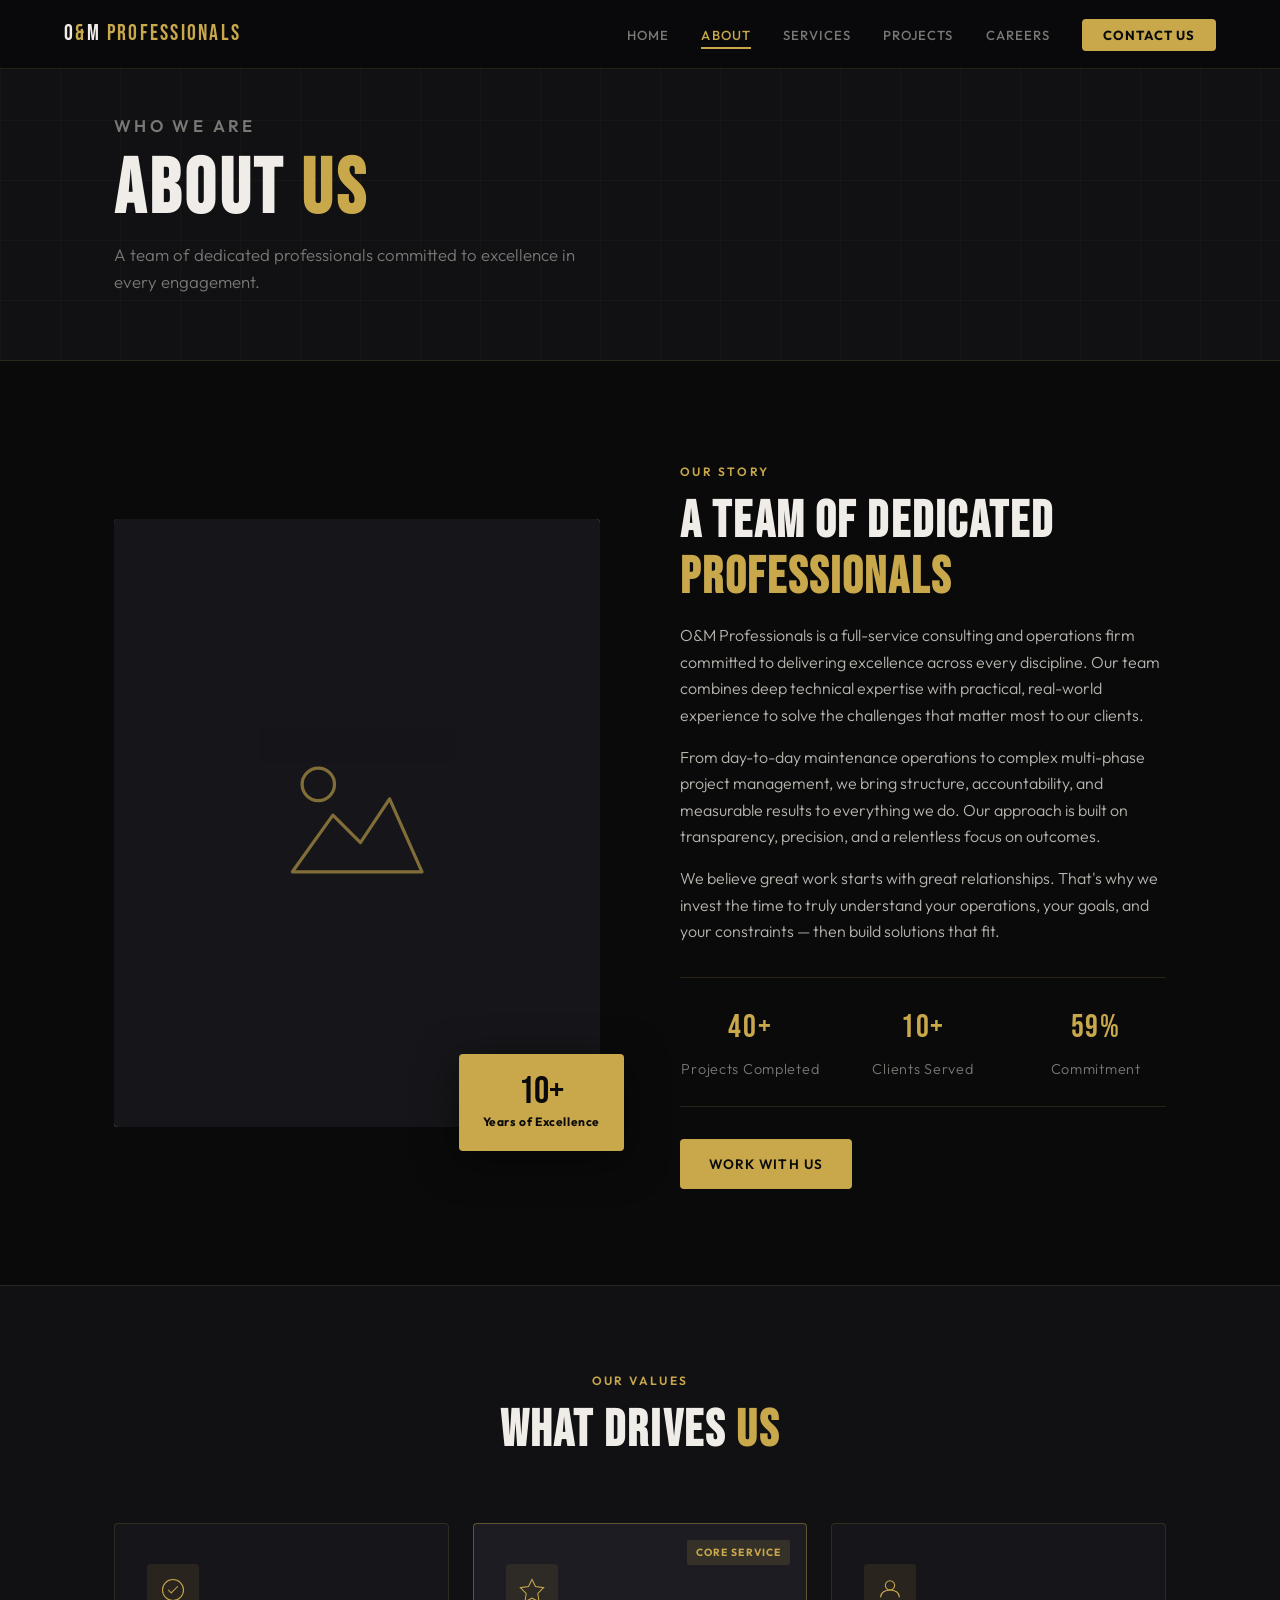
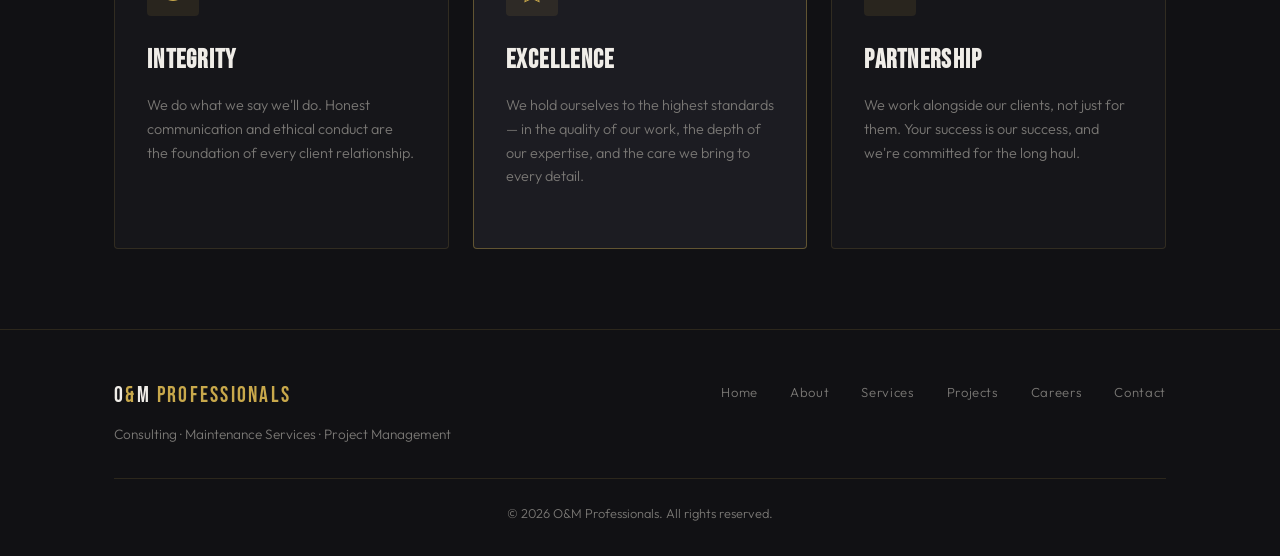
<file: about.html>
<!DOCTYPE html>
<html lang="en">
<head>
  <meta charset="UTF-8"/>
  <meta name="viewport" content="width=device-width, initial-scale=1.0"/>
  <title>About | O&M Professionals</title>
  <link rel="stylesheet" href="css/style.css"/>
  <link href="https://fonts.googleapis.com/css2?family=Bebas+Neue&family=Outfit:wght@300;400;500;600;700&display=swap" rel="stylesheet"/>
  <style>
    /* Animated stat numbers */
    .about-stats { display: flex; gap: 2rem; margin: 2rem 0; }
    .stat { text-align: center; }
    .stat-num { font-family: 'Bebas Neue', sans-serif; font-size: 2rem; color: var(--accent); display:block; }
    .stat-label { font-size: .9rem; color: var(--muted); display:block; margin-top: .25rem; }
  </style>
</head>
<body>

  <nav id="navbar">
    <div class="nav-inner">
      <a href="index.html" class="nav-logo">O<span class="gold">&amp;</span>M <span class="gold">Professionals</span></a>
      <button class="hamburger" id="hamburger"><span></span><span></span><span></span></button>
      <ul class="nav-links" id="navLinks">
        <li><a href="index.html">Home</a></li>
        <li><a href="about.html">About</a></li>
        <li><a href="services.html">Services</a></li>
        <li><a href="projects.html">Projects</a></li>
        <li><a href="careers.html">Careers</a></li>
        <li><a href="contact.html" class="nav-cta">Contact Us</a></li>
      </ul>
    </div>
  </nav>

  <!-- PAGE HERO -->
  <section class="page-hero">
    <div class="container page-hero-inner">
      <p class="section-eyebrow">Who We Are</p>
      <h1>About <span>Us</span></h1>
      <p>A team of dedicated professionals committed to excellence in every engagement.</p>
    </div>
  </section>

  <!-- ABOUT CONTENT -->
  <section class="about-section">
    <div class="container">
      <div class="about-grid">
        <div class="about-img-col">
          <div class="about-img-box">
            <img src="images/about.jpg" alt="About O&M Professionals" onerror="this.style.display='none'"/>
            <div class="about-img-placeholder">
              <svg viewBox="0 0 120 120" fill="none" xmlns="http://www.w3.org/2000/svg">
                <rect width="120" height="120" fill="#16161a"/>
                <path d="M20 90 L45 55 L62 72 L80 45 L100 90Z" fill="none" stroke="#c8a84b" stroke-width="2" stroke-linejoin="round"/>
                <circle cx="36" cy="36" r="10" fill="none" stroke="#c8a84b" stroke-width="2"/>
              </svg>
            </div>
          </div>
          <div class="about-badge">
            <span class="badge-num">10+</span>
            <span class="badge-text">Years of Excellence</span>
          </div>
        </div>

        <div>
          <p class="section-eyebrow">Our Story</p>
          <h2 class="section-title">A Team of Dedicated <span>Professionals</span></h2>
          <p class="body-text">O&amp;M Professionals is a full-service consulting and operations firm committed to delivering excellence across every discipline. Our team combines deep technical expertise with practical, real-world experience to solve the challenges that matter most to our clients.</p>
          <p class="body-text">From day-to-day maintenance operations to complex multi-phase project management, we bring structure, accountability, and measurable results to everything we do. Our approach is built on transparency, precision, and a relentless focus on outcomes.</p>
          <p class="body-text">We believe great work starts with great relationships. That's why we invest the time to truly understand your operations, your goals, and your constraints — then build solutions that fit.</p>

          <div class="about-stats">
            <div class="stat"><span class="stat-num" data-target="40">0</span><span class="stat-label">Projects Completed</span></div>
            <div class="stat"><span class="stat-num" data-target="10">0</span><span class="stat-label">Clients Served</span></div>
            <div class="stat"><span class="stat-num" data-target="100">0</span><span class="stat-label">Commitment</span></div>
          </div>
          <a href="contact.html" class="btn-primary">Work With Us</a>
        </div>
      </div>
    </div>
  </section>

  <!-- VALUES -->
  <section style="padding: 5rem 0; background: var(--bg2); border-top: 1px solid var(--border);">
    <div class="container">
      <div class="section-header">
        <p class="section-eyebrow">Our Values</p>
        <h2 class="section-title">What Drives <span>Us</span></h2>
      </div>
      <div class="services-grid">
        <div class="service-card">
          <div class="service-icon">
            <svg viewBox="0 0 48 48" fill="none" stroke="currentColor" stroke-width="1.8">
              <circle cx="24" cy="24" r="18"/>
              <polyline points="16 24 21 29 32 18" stroke-linecap="round" stroke-linejoin="round"/>
            </svg>
          </div>
          <h3>Integrity</h3>
          <p>We do what we say we'll do. Honest communication and ethical conduct are the foundation of every client relationship.</p>
        </div>
        <div class="service-card featured">
          <div class="service-icon">
            <svg viewBox="0 0 48 48" fill="none" stroke="currentColor" stroke-width="1.8">
              <polygon points="24 6 30 18 44 20 34 30 36 44 24 38 12 44 14 30 4 20 18 18"/>
            </svg>
          </div>
          <h3>Excellence</h3>
          <p>We hold ourselves to the highest standards — in the quality of our work, the depth of our expertise, and the care we bring to every detail.</p>
        </div>
        <div class="service-card">
          <div class="service-icon">
            <svg viewBox="0 0 48 48" fill="none" stroke="currentColor" stroke-width="1.8">
              <path d="M8 36 C8 28 16 24 24 24 C32 24 40 28 40 36" stroke-linecap="round"/>
              <circle cx="24" cy="16" r="8"/>
            </svg>
          </div>
          <h3>Partnership</h3>
          <p>We work alongside our clients, not just for them. Your success is our success, and we're committed for the long haul.</p>
        </div>
      </div>
    </div>
  </section>

  <footer id="footer">
    <div class="container">
      <div class="footer-top">
        <div class="footer-brand">
          <a href="index.html" class="nav-logo">O<span class="gold">&amp;</span>M <span class="gold">Professionals</span></a>
          <p>Consulting · Maintenance Services · Project Management</p>
        </div>
        <ul class="footer-nav">
          <li><a href="index.html">Home</a></li>
          <li><a href="about.html">About</a></li>
          <li><a href="services.html">Services</a></li>
          <li><a href="projects.html">Projects</a></li>
          <li><a href="careers.html">Careers</a></li>
          <li><a href="contact.html">Contact</a></li>
        </ul>
      </div>
      <div class="footer-bottom">
        <p>&copy; <span id="year"></span> O&amp;M Professionals. All rights reserved.</p>
      </div>
    </div>
  </footer>

  <script src="js/main.js"></script>

  <!-- Animated Stats Script -->
  <script>
    document.addEventListener('DOMContentLoaded', function() {
      const stats = document.querySelectorAll('.stat-num');
      stats.forEach(stat => {
        const target = parseInt(stat.dataset.target);
        let count = 0;
        const isPercent = stat.dataset.target === "100";
        const isPlus = stat.dataset.target !== "100";
        const increment = Math.ceil(target / 100);

        const interval = setInterval(() => {
          count += increment;
          if (count >= target) count = target;
          stat.textContent = isPercent ? count + '%' : count + (isPlus ? '+' : '');
          if(count >= target) clearInterval(interval);
        }, 20);
      });
    });
  </script>

</body>
</html>
</file>
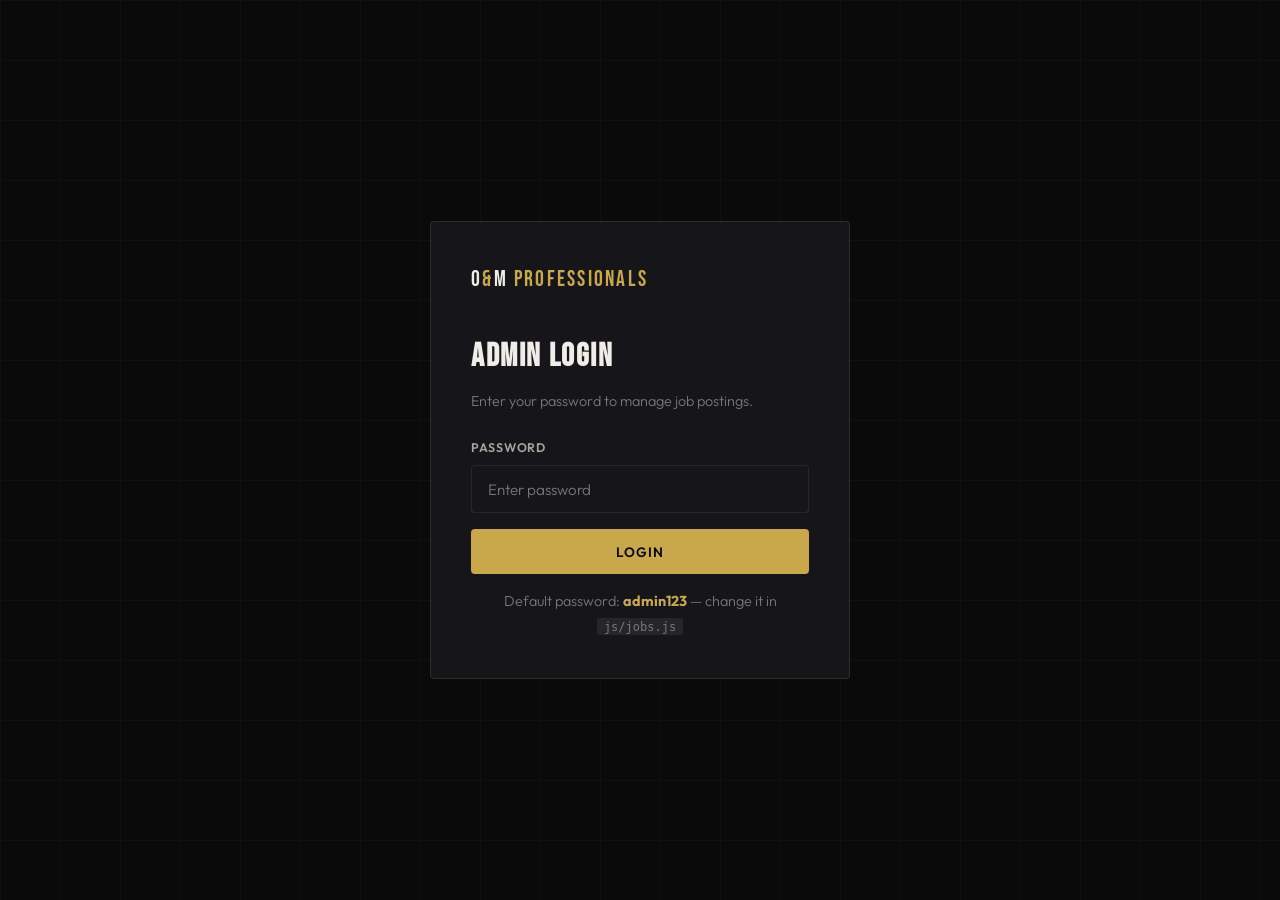
<file: admin.html>
<!DOCTYPE html>
<html lang="en">
<head>
  <meta charset="UTF-8"/>
  <meta name="viewport" content="width=device-width, initial-scale=1.0"/>
  <title>Admin | O&M Professionals</title>
  <link rel="stylesheet" href="css/style.css"/>
  <link rel="stylesheet" href="css/admin.css"/>
  <link href="https://fonts.googleapis.com/css2?family=Bebas+Neue&family=Outfit:wght@300;400;500;600;700&display=swap" rel="stylesheet"/>
</head>
<body class="admin-body">

  <!-- LOGIN SCREEN -->
  <div class="login-screen" id="loginScreen">
    <div class="login-box">
      <a href="index.html" class="nav-logo" style="margin-bottom:2rem;display:block;">O<span class="gold">&amp;</span>M <span class="gold">Professionals</span></a>
      <h2>Admin Login</h2>
      <p>Enter your password to manage job postings.</p>
      <div class="form-group" style="margin-top:1.5rem;">
        <label for="adminPass">Password</label>
        <input type="password" id="adminPass" placeholder="Enter password" autocomplete="current-password"/>
      </div>
      <div class="login-error" id="loginError">Incorrect password. Please try again.</div>
      <button class="btn-primary" id="loginBtn" style="width:100%;margin-top:1rem;justify-content:center;">Login</button>
      <p class="login-hint">Default password: <strong>admin123</strong> — change it in <code>js/jobs.js</code></p>
    </div>
  </div>

  <!-- ADMIN DASHBOARD -->
  <div class="admin-wrap" id="adminWrap" style="display:none;">

    <div class="admin-nav">
      <a href="index.html" class="nav-logo">O<span class="gold">&amp;</span>M <span class="gold">Professionals</span></a>
      <div class="admin-nav-right">
        <a href="careers.html" target="_blank" class="btn-outline" style="font-size:0.78rem;padding:0.4rem 1rem;">View Careers Page ↗</a>
        <button class="btn-outline" id="logoutBtn" style="font-size:0.78rem;padding:0.4rem 1rem;">Logout</button>
      </div>
    </div>

    <div class="admin-content">

      <!-- Post New Job -->
      <div class="admin-card">
        <h2 class="admin-card-title">
          <svg viewBox="0 0 24 24" fill="none" stroke="currentColor" stroke-width="2"><circle cx="12" cy="12" r="10"/><line x1="12" y1="8" x2="12" y2="16"/><line x1="8" y1="12" x2="16" y2="12"/></svg>
          Post a New Job
        </h2>

        <form id="jobForm" novalidate>
          <div class="form-row">
            <div class="form-group">
              <label>Job Title <span class="req">*</span></label>
              <input type="text" id="jTitle" placeholder="e.g. Senior Project Manager" required/>
            </div>
            <div class="form-group">
              <label>Location <span class="req">*</span></label>
              <input type="text" id="jLocation" placeholder="e.g. Calgary, AB / Remote"/>
            </div>
          </div>
          <div class="form-row">
            <div class="form-group">
              <label>Job Type <span class="req">*</span></label>
              <select id="jType">
                <option value="Full-Time">Full-Time</option>
                <option value="Part-Time">Part-Time</option>
                <option value="Contract">Contract</option>
                <option value="Temporary">Temporary</option>
              </select>
            </div>
            <div class="form-group">
              <label>Salary Range</label>
              <input type="text" id="jSalary" placeholder="e.g. $80,000 – $100,000 / year"/>
            </div>
          </div>
          <div class="form-group">
            <label>Job Description <span class="req">*</span></label>
            <textarea id="jDesc" rows="6" placeholder="Describe the role, responsibilities, and requirements..."></textarea>
          </div>
          <div class="form-group">
            <label>Department / Category <span class="req">*</span></label>
            <input type="text" id="jDept" placeholder="e.g. Project Management, Maintenance, Consulting"/>
          </div>
          <button type="submit" class="btn-primary" style="margin-top:0.5rem;">
            <svg viewBox="0 0 24 24" fill="none" stroke="currentColor" stroke-width="2" style="width:16px;height:16px;"><path d="M5 12h14M12 5l7 7-7 7"/></svg>
            Post Job
          </button>
          <div class="form-success" id="jobPostSuccess">
            <svg viewBox="0 0 24 24" fill="none" stroke="currentColor" stroke-width="2.5"><polyline points="20 6 9 17 4 12"/></svg>
            Job posted successfully! It's now live on the Careers page.
          </div>
        </form>
      </div>

      <!-- Active Listings -->
      <div class="admin-card">
        <h2 class="admin-card-title">
          <svg viewBox="0 0 24 24" fill="none" stroke="currentColor" stroke-width="2"><rect x="3" y="4" width="18" height="18" rx="2"/><line x1="16" y1="2" x2="16" y2="6"/><line x1="8" y1="2" x2="8" y2="6"/><line x1="3" y1="10" x2="21" y2="10"/></svg>
          Active Job Listings
        </h2>
        <div id="adminJobsList">
          <p style="color:var(--muted);font-size:0.9rem;">No jobs posted yet.</p>
        </div>
      </div>

    </div>
  </div>

  <script src="js/jobs.js"></script>
  <script src="js/admin.js"></script>
</body>
</html>
</file>
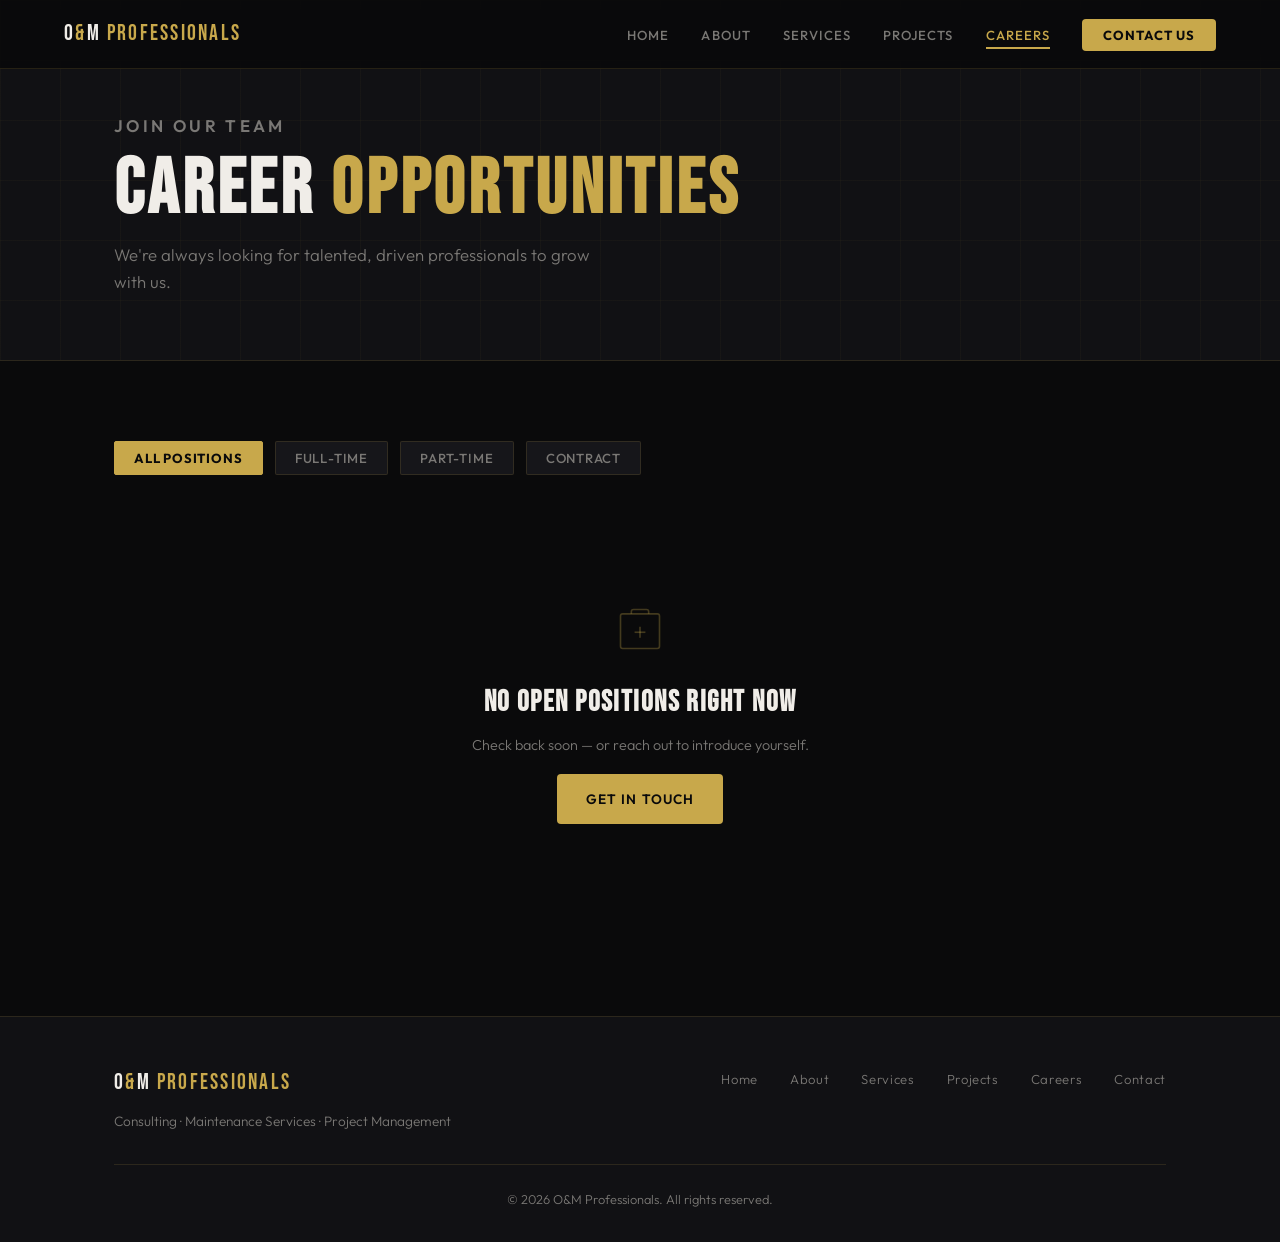
<file: careers.html>
<!DOCTYPE html>
<html lang="en">
<head>
  <meta charset="UTF-8"/>
  <meta name="viewport" content="width=device-width, initial-scale=1.0"/>
  <title>O&M Professionals | Careers</title>
  <link rel="stylesheet" href="css/style.css"/>
  <link rel="stylesheet" href="css/careers.css"/>
  <link href="https://fonts.googleapis.com/css2?family=Bebas+Neue&family=Outfit:wght@300;400;500;600;700&display=swap" rel="stylesheet"/>
</head>
<body>

  <nav id="navbar">
    <div class="nav-inner">
      <a href="index.html" class="nav-logo">O<span class="gold">&amp;</span>M <span class="gold">Professionals</span></a>
      <button class="hamburger" id="hamburger"><span></span><span></span><span></span></button>
      <ul class="nav-links" id="navLinks">
        <li><a href="index.html">Home</a></li>
        <li><a href="about.html">About</a></li>
        <li><a href="services.html">Services</a></li>
        <li><a href="projects.html">Projects</a></li>
        <li><a href="careers.html">Careers</a></li>
        <li><a href="contact.html" class="nav-cta">Contact Us</a></li>
      </ul>
    </div>
  </nav>

  <section class="page-hero">
    <div class="container page-hero-inner">
      <p class="section-eyebrow">Join Our Team</p>
      <h1>Career <span>Opportunities</span></h1>
      <p>We're always looking for talented, driven professionals to grow with us.</p>
    </div>
  </section>

  <section class="careers-section">
    <div class="container">
      <div class="careers-filters" id="careersFilters">
        <button class="filter-btn active" data-filter="all">All Positions</button>
        <button class="filter-btn" data-filter="Full-Time">Full-Time</button>
        <button class="filter-btn" data-filter="Part-Time">Part-Time</button>
        <button class="filter-btn" data-filter="Contract">Contract</button>
      </div>

      <div class="jobs-list" id="jobsList"></div>

      <div class="no-jobs" id="noJobs" style="display:none">
        <svg viewBox="0 0 48 48" fill="none" stroke="currentColor" stroke-width="1.5">
          <rect x="6" y="10" width="36" height="32" rx="2"/>
          <path d="M16 10V8a2 2 0 012-2h12a2 2 0 012 2v2"/>
          <line x1="24" y1="22" x2="24" y2="32"/>
          <line x1="19" y1="27" x2="29" y2="27"/>
        </svg>
        <h3>No open positions right now</h3>
        <p>Check back soon — or reach out to introduce yourself.</p>
        <a href="contact.html" class="btn-primary" style="margin-top:1rem">Get In Touch</a>
      </div>
    </div>
  </section>

  <!-- Application Modal -->
  <div class="modal-backdrop" id="modalBackdrop">
    <div class="modal">
      <button class="modal-close" id="modalClose">&times;</button>
      <h2 class="modal-title">Apply for <span id="modalJobTitle">Position</span></h2>
      <p class="modal-sub">Fill in your details below and we'll be in touch.</p>
      <form class="apply-form" id="applyForm" novalidate>
        <input type="hidden" id="applyJobId"/>
        <div class="form-row">
          <div class="form-group">
            <label>Full Name <span class="req">*</span></label>
            <input type="text" id="applyName" placeholder="John Smith" required/>
          </div>
          <div class="form-group">
            <label>Phone Number</label>
            <input type="tel" id="applyPhone" placeholder="+1 (000) 000-0000"/>
          </div>
        </div>
        <div class="form-group">
          <label>Email Address <span class="req">*</span></label>
          <input type="email" id="applyEmail" placeholder="john@example.com" required/>
        </div>
        <div class="form-group">
          <label>Cover Letter <span class="req">*</span></label>
          <textarea id="applyCover" rows="4" placeholder="Tell us why you're a great fit..." required></textarea>
        </div>
        <div class="form-group">
          <label>Resume / CV <span class="file-hint">(PDF or Word)</span></label>
          <div class="file-drop" id="applyFileDrop">
            <input type="file" id="applyFiles" multiple accept=".pdf,.doc,.docx"/>
            <div class="file-drop-ui">
              <svg viewBox="0 0 24 24" fill="none" stroke="currentColor" stroke-width="1.5"><path d="M21 15v4a2 2 0 01-2 2H5a2 2 0 01-2-2v-4M17 8l-5-5-5 5M12 3v12"/></svg>
              <p>Drag &amp; drop or <span class="browse-link">browse</span></p>
              <p class="file-types">PDF, Word</p>
            </div>
          </div>
          <div class="file-list" id="applyFileList"></div>
        </div>
        <button type="submit" class="btn-primary btn-submit">
          Submit Application
          <svg viewBox="0 0 24 24" fill="none" stroke="currentColor" stroke-width="2"><path d="M22 2L11 13M22 2L15 22 11 13 2 9l20-7z"/></svg>
        </button>
        <div class="form-success" id="applySuccess">
          <svg viewBox="0 0 24 24" fill="none" stroke="currentColor" stroke-width="2.5"><polyline points="20 6 9 17 4 12"/></svg>
          Application submitted! We'll be in touch soon.
        </div>
      </form>
    </div>
  </div>

  <footer id="footer">
    <div class="container">
      <div class="footer-top">
        <div class="footer-brand">
          <a href="index.html" class="nav-logo">O<span class="gold">&amp;</span>M <span class="gold">Professionals</span></a>
          <p>Consulting · Maintenance Services · Project Management</p>
        </div>
        <ul class="footer-nav">
          <li><a href="index.html">Home</a></li><li><a href="about.html">About</a></li>
          <li><a href="services.html">Services</a></li><li><a href="projects.html">Projects</a></li>
          <li><a href="careers.html">Careers</a></li><li><a href="contact.html">Contact</a></li>
        </ul>
      </div>
      <div class="footer-bottom"><p>&copy; <span id="year"></span> O&amp;M Professionals. All rights reserved.</p></div>
    </div>
  </footer>

  <script src="js/jobs.js"></script>
  <script src="js/main.js"></script>
</body>
</html>
</file>
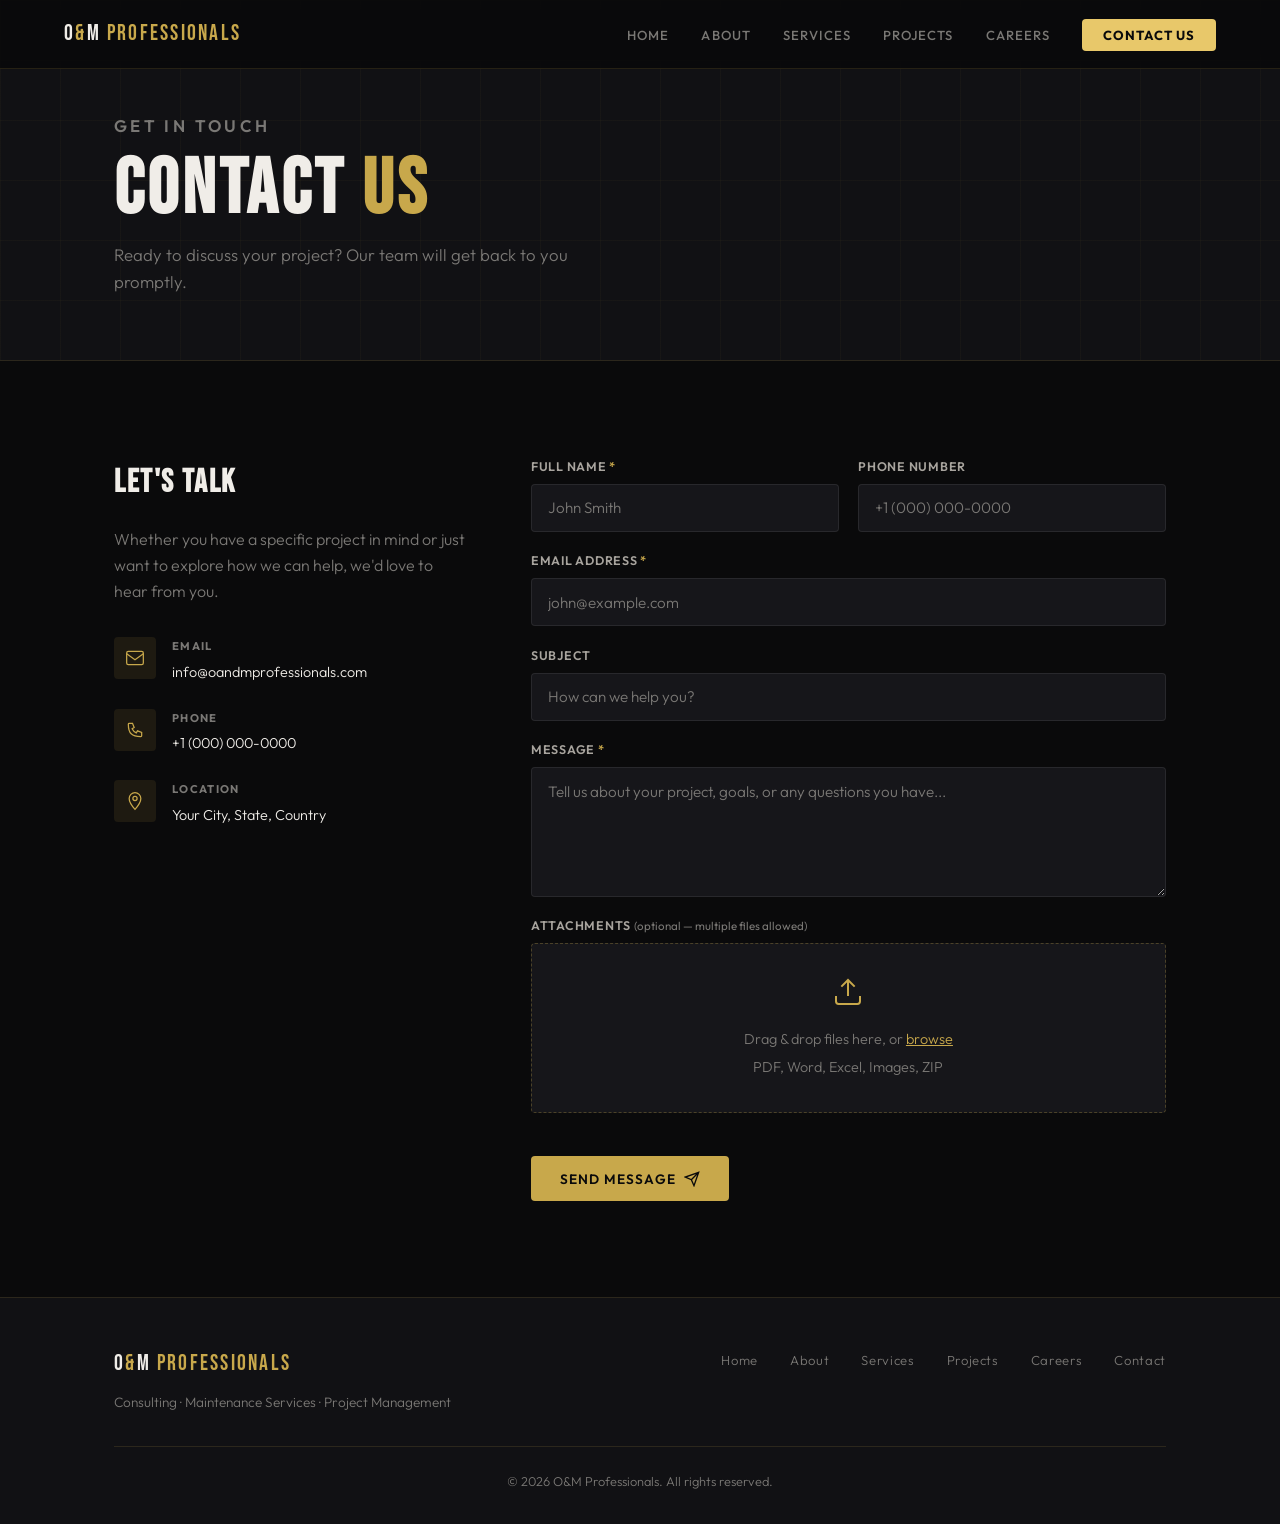
<file: contact.html>
<!DOCTYPE html>
<html lang="en">
<head>
  <meta charset="UTF-8"/>
  <meta name="viewport" content="width=device-width, initial-scale=1.0"/>
  <title>Contact | O&M Professionals</title>
  <link rel="stylesheet" href="css/style.css"/>
  <link href="https://fonts.googleapis.com/css2?family=Bebas+Neue&family=Outfit:wght@300;400;500;600;700&display=swap" rel="stylesheet"/>
</head>
<body>

  <nav id="navbar">
    <div class="nav-inner">
      <a href="index.html" class="nav-logo">O<span class="gold">&amp;</span>M <span class="gold">Professionals</span></a>
      <button class="hamburger" id="hamburger"><span></span><span></span><span></span></button>
      <ul class="nav-links" id="navLinks">
        <li><a href="index.html">Home</a></li>
        <li><a href="about.html">About</a></li>
        <li><a href="services.html">Services</a></li>
        <li><a href="projects.html">Projects</a></li>
        <li><a href="careers.html">Careers</a></li>
        <li><a href="contact.html" class="nav-cta">Contact Us</a></li>
      </ul>
    </div>
  </nav>

  <section class="page-hero">
    <div class="container page-hero-inner">
      <p class="section-eyebrow">Get In Touch</p>
      <h1>Contact <span>Us</span></h1>
      <p>Ready to discuss your project? Our team will get back to you promptly.</p>
    </div>
  </section>

  <section class="contact-section">
    <div class="container">
      <div class="contact-wrap">

        <div class="contact-info">
          <h3>Let's Talk</h3>
          <p>Whether you have a specific project in mind or just want to explore how we can help, we'd love to hear from you.</p>

          <div class="contact-detail">
            <div class="contact-icon">
              <svg viewBox="0 0 24 24" fill="none" stroke="currentColor" stroke-width="1.5">
                <rect x="2" y="4" width="20" height="16" rx="2"/><path d="M2 7l10 7 10-7"/>
              </svg>
            </div>
            <div>
              <span class="contact-label">Email</span>
              <span class="contact-value">info@oandmprofessionals.com</span>
            </div>
          </div>

          <div class="contact-detail">
            <div class="contact-icon">
              <svg viewBox="0 0 24 24" fill="none" stroke="currentColor" stroke-width="1.5">
                <path d="M5 4h4l2 5-2.5 1.5a11 11 0 005 5L15 13l5 2v4a1 1 0 01-1 1C8.163 20 4 15.837 4 5a1 1 0 011-1z"/>
              </svg>
            </div>
            <div>
              <span class="contact-label">Phone</span>
              <span class="contact-value">+1 (000) 000-0000</span>
            </div>
          </div>

          <div class="contact-detail">
            <div class="contact-icon">
              <svg viewBox="0 0 24 24" fill="none" stroke="currentColor" stroke-width="1.5">
                <path d="M12 2C8.134 2 5 5.134 5 9c0 5.25 7 13 7 13s7-7.75 7-13c0-3.866-3.134-7-7-7z"/>
                <circle cx="12" cy="9" r="2.5"/>
              </svg>
            </div>
            <div>
              <span class="contact-label">Location</span>
              <span class="contact-value">Your City, State, Country</span>
            </div>
          </div>
        </div>

        <form class="contact-form" id="contactForm" novalidate>
          <div class="form-row">
            <div class="form-group">
              <label for="name">Full Name <span class="req">*</span></label>
              <input type="text" id="name" name="name" placeholder="John Smith" required/>
            </div>
            <div class="form-group">
              <label for="phone">Phone Number</label>
              <input type="tel" id="phone" name="phone" placeholder="+1 (000) 000-0000"/>
            </div>
          </div>
          <div class="form-group">
            <label for="email">Email Address <span class="req">*</span></label>
            <input type="email" id="email" name="email" placeholder="john@example.com" required/>
          </div>
          <div class="form-group">
            <label for="subject">Subject</label>
            <input type="text" id="subject" name="subject" placeholder="How can we help you?"/>
          </div>
          <div class="form-group">
            <label for="message">Message <span class="req">*</span></label>
            <textarea id="message" name="message" rows="5" placeholder="Tell us about your project, goals, or any questions you have..." required></textarea>
          </div>
          <div class="form-group">
            <label>Attachments <span class="file-hint">(optional — multiple files allowed)</span></label>
            <div class="file-drop" id="fileDrop">
              <input type="file" id="files" name="files" multiple accept=".pdf,.doc,.docx,.xls,.xlsx,.png,.jpg,.jpeg,.zip"/>
              <div class="file-drop-ui">
                <svg viewBox="0 0 24 24" fill="none" stroke="currentColor" stroke-width="1.5">
                  <path d="M21 15v4a2 2 0 01-2 2H5a2 2 0 01-2-2v-4M17 8l-5-5-5 5M12 3v12"/>
                </svg>
                <p>Drag &amp; drop files here, or <span class="browse-link">browse</span></p>
                <p class="file-types">PDF, Word, Excel, Images, ZIP</p>
              </div>
            </div>
            <div class="file-list" id="fileList"></div>
          </div>
          <button type="submit" class="btn-primary btn-submit">
            <span>Send Message</span>
            <svg viewBox="0 0 24 24" fill="none" stroke="currentColor" stroke-width="2">
              <path d="M22 2L11 13M22 2L15 22 11 13 2 9l20-7z"/>
            </svg>
          </button>
          <div class="form-success" id="formSuccess">
            <svg viewBox="0 0 24 24" fill="none" stroke="currentColor" stroke-width="2.5">
              <polyline points="20 6 9 17 4 12"/>
            </svg>
            Thank you! Your message has been sent. We'll be in touch shortly.
          </div>
        </form>

      </div>
    </div>
  </section>

  <footer id="footer">
    <div class="container">
      <div class="footer-top">
        <div class="footer-brand">
          <a href="index.html" class="nav-logo">O<span class="gold">&amp;</span>M <span class="gold">Professionals</span></a>
          <p>Consulting · Maintenance Services · Project Management</p>
        </div>
        <ul class="footer-nav">
          <li><a href="index.html">Home</a></li>
          <li><a href="about.html">About</a></li>
          <li><a href="services.html">Services</a></li>
          <li><a href="projects.html">Projects</a></li>
          <li><a href="careers.html">Careers</a></li>
          <li><a href="contact.html">Contact</a></li>
        </ul>
      </div>
      <div class="footer-bottom">
        <p>&copy; <span id="year"></span> O&amp;M Professionals. All rights reserved.</p>
      </div>
    </div>
  </footer>

  <script src="js/main.js"></script>
</body>
</html>
</file>
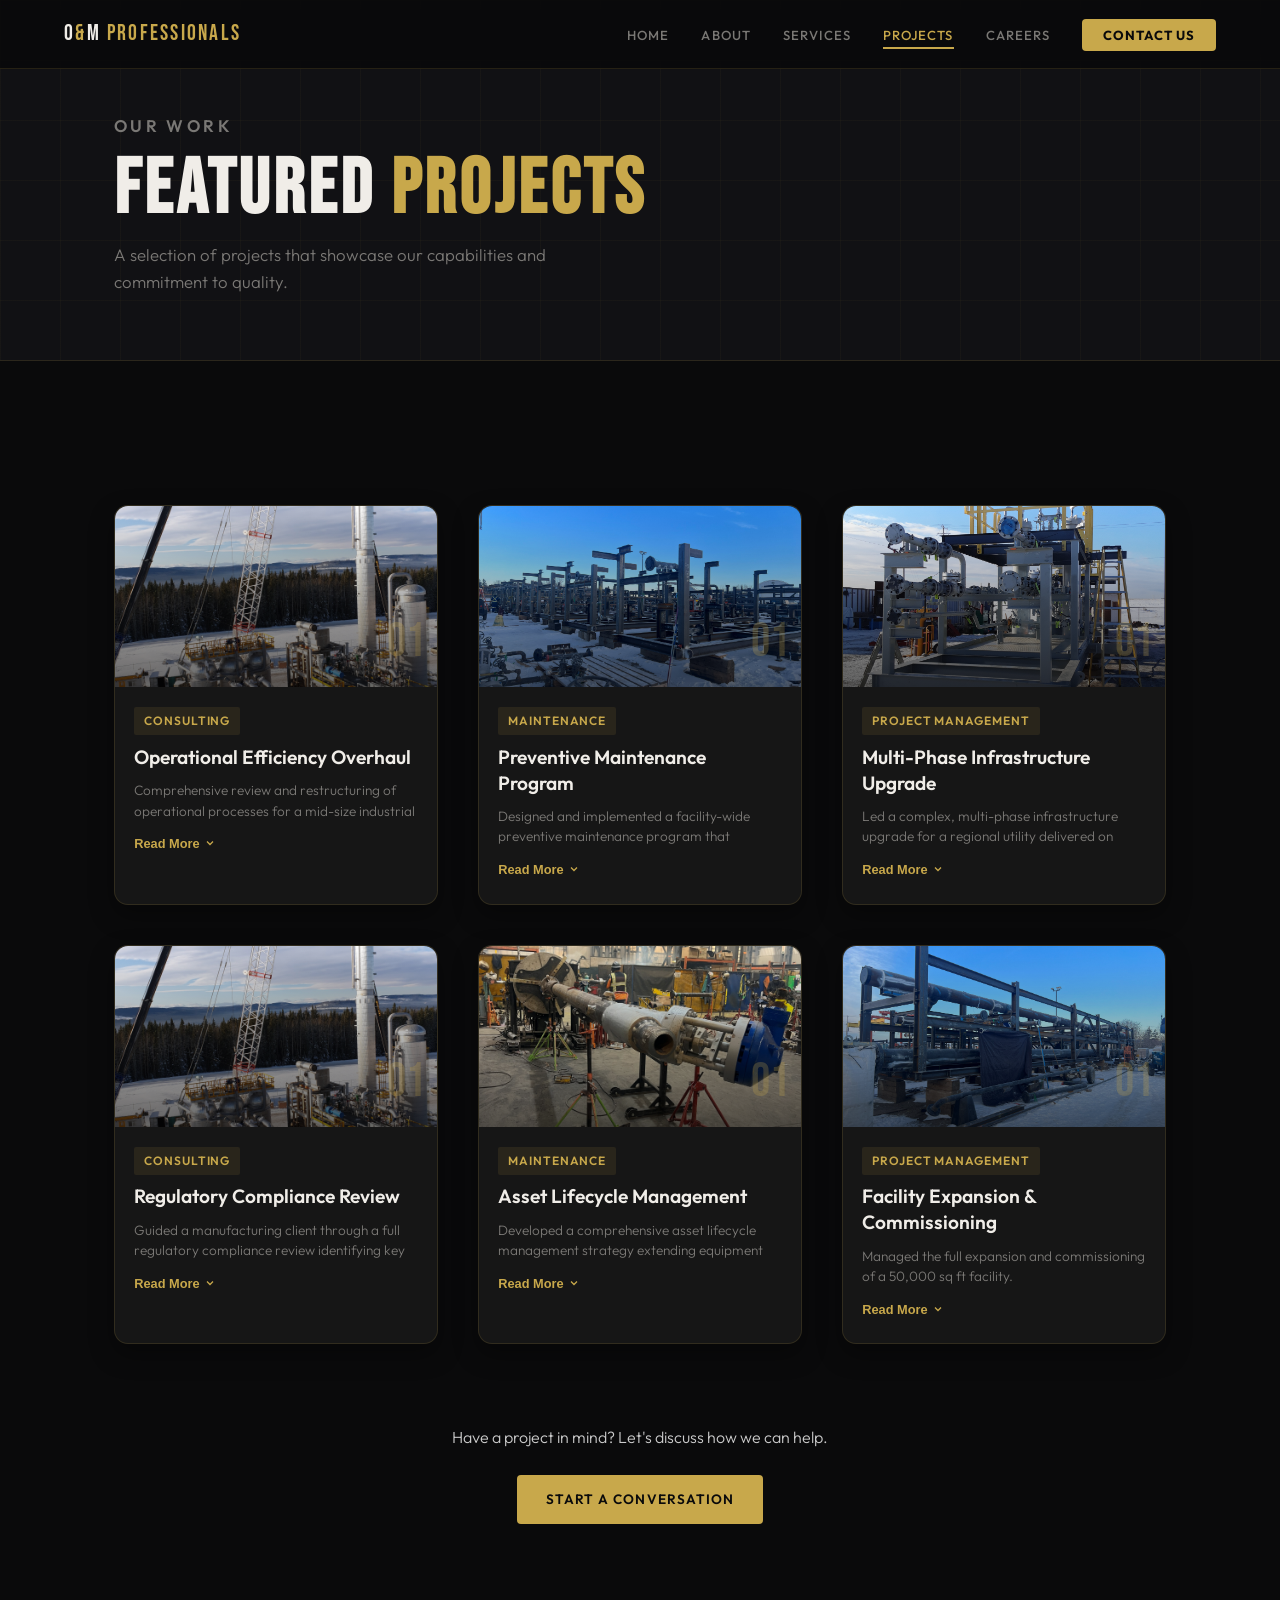
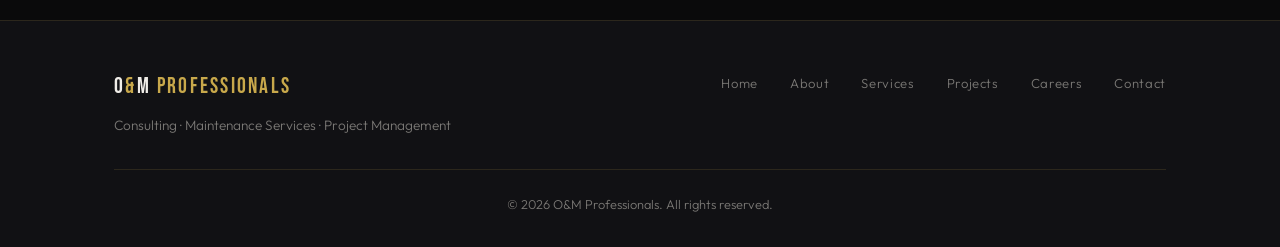
<file: projects.html>
<!DOCTYPE html>

<html lang="en">
<head>
<meta charset="UTF-8"/>
<meta name="viewport" content="width=device-width, initial-scale=1.0"/>
<title>Projects | O&M Professionals</title>

<link rel="stylesheet" href="css/style.css"/>

<link href="https://fonts.googleapis.com/css2?family=Bebas+Neue&family=Outfit:wght@300;400;500;600;700&display=swap" rel="stylesheet"/>

<style>

/* ---------- PROJECT GRID ---------- */

.projects-grid{
display:grid;
grid-template-columns:repeat(auto-fill,minmax(320px,1fr));
gap:2.5rem;
margin-top:3rem;
}

/* ---------- CARD ---------- */

.project-card{
background:#161616;
border-radius:14px;
overflow:hidden;
box-shadow:0 10px 25px rgba(0,0,0,.35);
display:flex;
flex-direction:column;
transition:transform .35s ease, box-shadow .35s ease;
}

.project-card:hover{
transform:translateY(-8px);
box-shadow:0 18px 40px rgba(0,0,0,.45);
}

/* ---------- IMAGE SLIDER ---------- */

.card-slider{
position:relative;
aspect-ratio:16/9;
overflow:hidden;
background:#000;
}

.card-track{
display:flex;
height:100%;
transition:transform .6s ease;
}

.card-slide{
min-width:100%;
position:relative;
overflow:hidden;
}

.card-slide-bg{
position:absolute;
inset:0;
background-size:cover;
background-position:center;
transition:transform .8s ease;
}

/* image zoom hover */

.project-card:hover .card-slide-bg{
transform:scale(1.08);
}

/* dark gradient overlay */

.card-slide::after{
content:"";
position:absolute;
inset:0;
background:linear-gradient(to top,rgba(0,0,0,.6),rgba(0,0,0,0));
}

/* slide number */

.card-slide-num{
font-family:'Bebas Neue',sans-serif;
font-size:3rem;
color:rgba(200,168,75,.25);
position:absolute;
bottom:6px;
right:12px;
z-index:2;
}

/* ---------- PROJECT INFO ---------- */

.project-info{
padding:1.2rem 1.2rem 1.4rem;
font-family:'Outfit',sans-serif;
}

.project-tag{
display:inline-block;
font-size:.75rem;
letter-spacing:.08em;
text-transform:uppercase;
color:#c8a84b;
font-weight:600;
margin-bottom:.4rem;
}

.project-info h3{
margin:.2rem 0 .6rem;
font-size:1.2rem;
}

/* description */

.proj-desc{
font-size:.9rem;
color:#ccc;
line-height:1.5;
max-height:3em;
overflow:hidden;
transition:max-height .4s ease;
margin-bottom:.5rem;
}

.proj-desc.open{
max-height:800px;
}

/* read more */

.rmb{
background:none;
border:none;
color:#c8a84b;
font-weight:600;
font-size:.8rem;
cursor:pointer;
display:inline-flex;
align-items:center;
gap:.3rem;
transition:color .2s;
}

.rmb:hover{
color:#e6d07b;
}

.rmb svg{
width:12px;
height:12px;
transition:transform .3s;
}

.rmb.open svg{
transform:rotate(180deg);
}

</style>

</head>

<body>

<nav id="navbar">
<div class="nav-inner">

<a href="index.html" class="nav-logo">
O<span class="gold">&amp;</span>M <span class="gold">Professionals</span>
</a>

<button class="hamburger" id="hamburger">
<span></span><span></span><span></span>
</button>

<ul class="nav-links" id="navLinks">
<li><a href="index.html">Home</a></li>
<li><a href="about.html">About</a></li>
<li><a href="services.html">Services</a></li>
<li><a href="projects.html">Projects</a></li>
<li><a href="careers.html">Careers</a></li>
<li><a href="contact.html" class="nav-cta">Contact Us</a></li>
</ul>

</div>
</nav>

<section class="page-hero">
<div class="container page-hero-inner">

<p class="section-eyebrow">Our Work</p>
<h1>Featured <span>Projects</span></h1>
<p>
A selection of projects that showcase our capabilities and commitment to quality.
</p>

</div>
</section>

<section class="projects-section">
<div class="container">

<div class="projects-grid" id="projectsGrid"></div>

<div style="margin-top:5rem;text-align:center">

<p style="color:#ccc;margin-bottom:1.5rem">
Have a project in mind? Let's discuss how we can help.
</p>

<a href="contact.html" class="btn-primary">
Start a Conversation
</a>

</div>
</div>
</section>

<footer id="footer">

<div class="container">

<div class="footer-top">

<div class="footer-brand">

<a href="index.html" class="nav-logo">
O<span class="gold">&amp;</span>M <span class="gold">Professionals</span>
</a>

<p>
Consulting · Maintenance Services · Project Management
</p>

</div>

<ul class="footer-nav">
<li><a href="index.html">Home</a></li>
<li><a href="about.html">About</a></li>
<li><a href="services.html">Services</a></li>
<li><a href="projects.html">Projects</a></li>
<li><a href="careers.html">Careers</a></li>
<li><a href="contact.html">Contact</a></li>
</ul>

</div>

<div class="footer-bottom">
<p>&copy; <span id="year"></span> O&amp;M Professionals. All rights reserved.</p>
</div>

</div>

</footer>

<script>

/* ---------- PROJECT DATA ---------- */

var PROJECTS=[

{ id:1,tag:'Consulting',title:'Operational Efficiency Overhaul',
desc:'Comprehensive review and restructuring of operational processes for a mid-size industrial client, resulting in a 30% reduction in overhead costs.',
imgs:['project1a.jpg','project1b.jpg','project1c.jpg']},

{ id:2,tag:'Maintenance',title:'Preventive Maintenance Program',
desc:'Designed and implemented a facility-wide preventive maintenance program that reduced unplanned downtime by over 45% within the first year.',
imgs:['project2a.jpg','project2b.jpg']},

{ id:3,tag:'Project Management',title:'Multi-Phase Infrastructure Upgrade',
desc:'Led a complex, multi-phase infrastructure upgrade for a regional utility delivered on schedule and 8% under budget.',
imgs:['project3a.jpg','project3b.jpg','project3c.jpg']},

{ id:4,tag:'Consulting',title:'Regulatory Compliance Review',
desc:'Guided a manufacturing client through a full regulatory compliance review identifying key gaps.',
imgs:['project4a.jpg','project4b.jpg']},

{ id:5,tag:'Maintenance',title:'Asset Lifecycle Management',
desc:'Developed a comprehensive asset lifecycle management strategy extending equipment service life.',
imgs:['project5a.jpg','project5b.jpg','project5c.jpg']},

{ id:6,tag:'Project Management',title:'Facility Expansion & Commissioning',
desc:'Managed the full expansion and commissioning of a 50,000 sq ft facility.',
imgs:['project6a.jpg','project6b.jpg']}

];

/* ---------- RENDER PROJECTS ---------- */

document.addEventListener('DOMContentLoaded',function(){

var grid=document.getElementById('projectsGrid');

PROJECTS.forEach(function(p){

var slidesHTML=p.imgs.map(function(img,j){

return '<div class="card-slide"><div class="card-slide-bg" style="background-image:url(\'images/'+img+'\')"></div><div class="card-slide-num">'+String(j+1).padStart(2,'0')+'</div></div>';

}).join('');

var card=document.createElement('div');

card.className='project-card';

card.innerHTML=
'<div class="card-slider">'+
'<div class="card-track">'+slidesHTML+'</div>'+
'</div>'+
'<div class="project-info">'+
'<span class="project-tag">'+p.tag+'</span>'+
'<h3>'+p.title+'</h3>'+
'<p class="proj-desc" id="pd-'+p.id+'">'+p.desc+'</p>'+
'<button class="rmb" id="rmb-'+p.id+'">Read More <svg viewBox="0 0 24 24" fill="none" stroke="currentColor" stroke-width="2.5"><polyline points="6 9 12 15 18 9"/></svg></button>'+
'</div>';

grid.appendChild(card);

/* slider */

var track=card.querySelector('.card-track');
var slidesCount=p.imgs.length;
var current=0;

setInterval(function(){
current=(current+1)%slidesCount;
track.style.transform='translateX(-'+(current*100)+'%)';
},3500);

/* read more */

var descEl=document.getElementById('pd-'+p.id);
var rmbEl=document.getElementById('rmb-'+p.id);

rmbEl.addEventListener('click',function(){

var isOpen=descEl.classList.toggle('open');

rmbEl.classList.toggle('open',isOpen);

rmbEl.innerHTML=(isOpen?'Read Less':'Read More')+
' <svg viewBox="0 0 24 24" fill="none" stroke="currentColor" stroke-width="2.5"><polyline points="6 9 12 15 18 9"/></svg>';

});

});

});

</script>

<script src="js/main.js"></script>

</body>
</html>
</file>
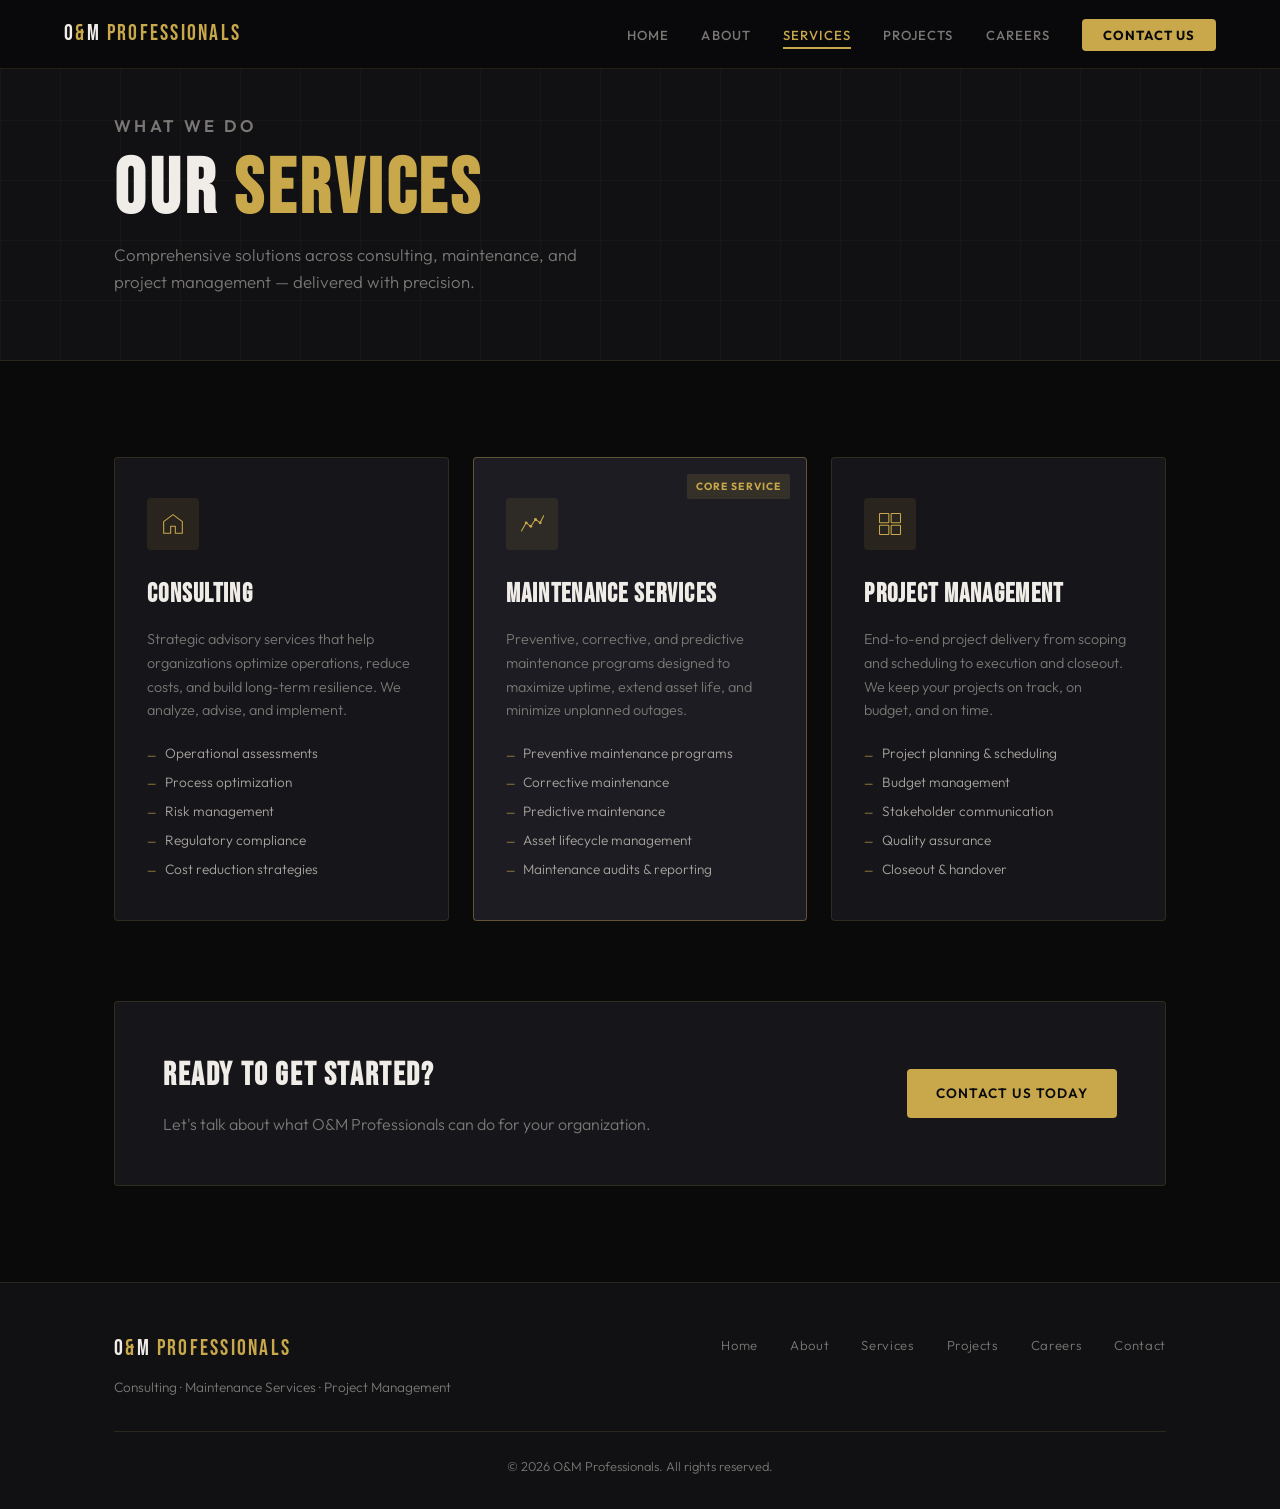
<file: services.html>
<!DOCTYPE html>
<html lang="en">
<head>
  <meta charset="UTF-8"/>
  <meta name="viewport" content="width=device-width, initial-scale=1.0"/>
  <title>Services | O&M Professionals</title>
  <link rel="stylesheet" href="css/style.css"/>
  <link href="https://fonts.googleapis.com/css2?family=Bebas+Neue&family=Outfit:wght@300;400;500;600;700&display=swap" rel="stylesheet"/>
</head>
<body>

  <nav id="navbar">
    <div class="nav-inner">
      <a href="index.html" class="nav-logo">O<span class="gold">&amp;</span>M <span class="gold">Professionals</span></a>
      <button class="hamburger" id="hamburger"><span></span><span></span><span></span></button>
      <ul class="nav-links" id="navLinks">
        <li><a href="index.html">Home</a></li>
        <li><a href="about.html">About</a></li>
        <li><a href="services.html">Services</a></li>
        <li><a href="projects.html">Projects</a></li>
        <li><a href="careers.html">Careers</a></li>
        <li><a href="contact.html" class="nav-cta">Contact Us</a></li>
      </ul>
    </div>
  </nav>

  <section class="page-hero">
    <div class="container page-hero-inner">
      <p class="section-eyebrow">What We Do</p>
      <h1>Our <span>Services</span></h1>
      <p>Comprehensive solutions across consulting, maintenance, and project management — delivered with precision.</p>
    </div>
  </section>

  <section class="services-section">
    <div class="container">
      <div class="services-grid">

        <div class="service-card">
          <div class="service-icon">
            <svg viewBox="0 0 48 48" fill="none" stroke="currentColor" stroke-width="1.8">
              <path d="M8 40V20L24 8L40 20V40H28V28H20V40H8Z" stroke-linejoin="round"/>
            </svg>
          </div>
          <h3>Consulting</h3>
          <p>Strategic advisory services that help organizations optimize operations, reduce costs, and build long-term resilience. We analyze, advise, and implement.</p>
          <ul class="service-list">
            <li>Operational assessments</li>
            <li>Process optimization</li>
            <li>Risk management</li>
            <li>Regulatory compliance</li>
            <li>Cost reduction strategies</li>
          </ul>
        </div>

        <div class="service-card featured">
          <div class="service-icon">
            <svg viewBox="0 0 48 48" fill="none" stroke="currentColor" stroke-width="1.8">
              <path d="M6 36L14 22L22 28L30 16L38 22L44 10" stroke-linecap="round" stroke-linejoin="round"/>
              <circle cx="14" cy="22" r="2.5" fill="currentColor" stroke="none"/>
              <circle cx="22" cy="28" r="2.5" fill="currentColor" stroke="none"/>
              <circle cx="30" cy="16" r="2.5" fill="currentColor" stroke="none"/>
              <circle cx="38" cy="22" r="2.5" fill="currentColor" stroke="none"/>
            </svg>
          </div>
          <h3>Maintenance Services</h3>
          <p>Preventive, corrective, and predictive maintenance programs designed to maximize uptime, extend asset life, and minimize unplanned outages.</p>
          <ul class="service-list">
            <li>Preventive maintenance programs</li>
            <li>Corrective maintenance</li>
            <li>Predictive maintenance</li>
            <li>Asset lifecycle management</li>
            <li>Maintenance audits &amp; reporting</li>
          </ul>
        </div>

        <div class="service-card">
          <div class="service-icon">
            <svg viewBox="0 0 48 48" fill="none" stroke="currentColor" stroke-width="1.8">
              <rect x="6" y="6" width="16" height="16" rx="1"/>
              <rect x="26" y="6" width="16" height="16" rx="1"/>
              <rect x="6" y="26" width="16" height="16" rx="1"/>
              <rect x="26" y="26" width="16" height="16" rx="1"/>
            </svg>
          </div>
          <h3>Project Management</h3>
          <p>End-to-end project delivery from scoping and scheduling to execution and closeout. We keep your projects on track, on budget, and on time.</p>
          <ul class="service-list">
            <li>Project planning &amp; scheduling</li>
            <li>Budget management</li>
            <li>Stakeholder communication</li>
            <li>Quality assurance</li>
            <li>Closeout &amp; handover</li>
          </ul>
        </div>

      </div>

      <!-- CTA banner -->
      <div style="margin-top: 5rem; background: var(--bg3); border: 1px solid var(--border); border-radius: 4px; padding: 3rem; display: flex; justify-content: space-between; align-items: center; flex-wrap: wrap; gap: 2rem;">
        <div>
          <h3 style="font-family: 'Bebas Neue', sans-serif; font-size: 2rem; letter-spacing: 0.05em; margin-bottom: 0.5rem;">Ready to get started?</h3>
          <p style="color: var(--muted);">Let's talk about what O&amp;M Professionals can do for your organization.</p>
        </div>
        <a href="contact.html" class="btn-primary">Contact Us Today</a>
      </div>
    </div>
  </section>

  <footer id="footer">
    <div class="container">
      <div class="footer-top">
        <div class="footer-brand">
          <a href="index.html" class="nav-logo">O<span class="gold">&amp;</span>M <span class="gold">Professionals</span></a>
          <p>Consulting · Maintenance Services · Project Management</p>
        </div>
        <ul class="footer-nav">
          <li><a href="index.html">Home</a></li>
          <li><a href="about.html">About</a></li>
          <li><a href="services.html">Services</a></li>
          <li><a href="projects.html">Projects</a></li>
          <li><a href="careers.html">Careers</a></li>
          <li><a href="contact.html">Contact</a></li>
        </ul>
      </div>
      <div class="footer-bottom">
        <p>&copy; <span id="year"></span> O&amp;M Professionals. All rights reserved.</p>
      </div>
    </div>
  </footer>

  <script src="js/main.js"></script>
</body>
</html>
</file>
<file: css/style.css>
/* ===========================
   O&M PROFESSIONALS - STYLES
   Edit freely to customize!
=========================== */

:root {
  --bg:       #0a0a0b;
  --bg2:      #111114;
  --bg3:      #16161a;
  --bg4:      #1c1c22;
  --accent:   #c8a84b;
  --accent2:  #e8c86a;
  --text:     #f0ede8;
  --muted:    #7a7875;
  --border:   rgba(200, 168, 75, 0.15);
  --radius:   4px;
  --shadow:   0 8px 40px rgba(0,0,0,0.5);
  --trans:    all 0.3s ease;
}

*, *::before, *::after { margin: 0; padding: 0; box-sizing: border-box; }
html { scroll-behavior: smooth; }
body {
  background: var(--bg);
  color: var(--text);
  font-family: 'Outfit', sans-serif;
  font-weight: 300;
  line-height: 1.65;
  overflow-x: hidden;
}
img { max-width: 100%; display: block; }
a { text-decoration: none; color: inherit; }

.container { max-width: 1180px; margin: 0 auto; padding: 0 5vw; }
.gold { color: var(--accent); }

.section-eyebrow {
  display: inline-block;
  font-size: 0.75rem;
  font-weight: 600;
  letter-spacing: 0.2em;
  text-transform: uppercase;
  color: var(--accent);
  margin-bottom: 0.75rem;
}
.section-title {
  font-family: 'Bebas Neue', sans-serif;
  font-size: clamp(2.2rem, 4vw, 3.2rem);
  letter-spacing: 0.04em;
  line-height: 1.1;
  margin-bottom: 1rem;
}
.section-title span { color: var(--accent); }
.section-subtitle { color: var(--muted); max-width: 560px; font-size: 1rem; }
.section-header { text-align: center; margin-bottom: 4rem; }
.section-header .section-subtitle { margin: 0 auto; }
.body-text { color: #b8b4ae; margin-bottom: 1rem; }

/* BUTTONS */
.btn-primary {
  display: inline-flex;
  align-items: center;
  gap: 0.5rem;
  background: var(--accent);
  color: #0a0a0b;
  font-family: 'Outfit', sans-serif;
  font-size: 0.85rem;
  font-weight: 600;
  letter-spacing: 0.08em;
  text-transform: uppercase;
  padding: 0.85rem 1.8rem;
  border: none;
  border-radius: var(--radius);
  cursor: pointer;
  transition: var(--trans);
}
.btn-primary:hover { background: var(--accent2); transform: translateY(-2px); box-shadow: 0 6px 20px rgba(200,168,75,0.3); }

.btn-outline {
  display: inline-flex;
  align-items: center;
  font-size: 0.85rem;
  font-weight: 600;
  letter-spacing: 0.08em;
  text-transform: uppercase;
  padding: 0.85rem 1.8rem;
  border: 1px solid rgba(240,237,232,0.3);
  border-radius: var(--radius);
  color: var(--text);
  background: transparent;
  transition: var(--trans);
}
.btn-outline:hover { border-color: var(--accent); color: var(--accent); }

/* ======================== NAV ======================== */
#navbar {
  position: fixed;
  top: 0; left: 0; right: 0;
  z-index: 200;
  padding: 0 5vw;
  background: rgba(10,10,11,0.95);
  backdrop-filter: blur(14px);
  border-bottom: 1px solid var(--border);
}
.nav-inner {
  display: flex;
  align-items: center;
  justify-content: space-between;
  height: 68px;
}
.nav-logo {
  font-family: 'Bebas Neue', sans-serif;
  font-size: 1.4rem;
  letter-spacing: 0.1em;
  white-space: nowrap;
}
.nav-links {
  display: flex;
  align-items: center;
  gap: 2rem;
  list-style: none;
}
.nav-links a {
  font-size: 0.82rem;
  font-weight: 500;
  letter-spacing: 0.08em;
  text-transform: uppercase;
  color: var(--muted);
  transition: color 0.2s;
  padding-bottom: 4px;
  border-bottom: 2px solid transparent;
}
.nav-links a:hover { color: var(--text); }
.nav-links a.active { color: var(--accent); border-bottom-color: var(--accent); }
.nav-cta {
  background: var(--accent) !important;
  color: #0a0a0b !important;
  padding: 0.5rem 1.3rem !important;
  border-radius: var(--radius) !important;
  font-weight: 700 !important;
  border-bottom: none !important;
}
.nav-cta:hover { background: var(--accent2) !important; }
.nav-cta.active { background: var(--accent2) !important; border-bottom: none !important; }

.hamburger {
  display: none;
  flex-direction: column;
  gap: 5px;
  background: none;
  border: none;
  cursor: pointer;
  padding: 4px;
}
.hamburger span { display: block; width: 24px; height: 2px; background: var(--text); transition: var(--trans); border-radius: 2px; }

/* ======================== PAGE HERO (inner pages) ======================== */
.page-hero {
  padding: 7rem 0 4rem;
  background: var(--bg2);
  border-bottom: 1px solid var(--border);
  position: relative;
  overflow: hidden;
}
.page-hero::before {
  content: '';
  position: absolute;
  inset: 0;
  background-image:
    linear-gradient(rgba(200,168,75,0.04) 1px, transparent 1px),
    linear-gradient(90deg, rgba(200,168,75,0.04) 1px, transparent 1px);
  background-size: 60px 60px;
  pointer-events: none;
}
.page-hero-inner { position: relative; }
.page-hero h1 {
  font-family: 'Bebas Neue', sans-serif;
  font-size: clamp(3rem, 6vw, 5rem);
  letter-spacing: 0.05em;
  line-height: 1;
  margin-bottom: 0.75rem;
}
.page-hero h1 span { color: var(--accent); }
.page-hero p { color: var(--muted); font-size: 1.05rem; max-width: 500px; }

/* ======================== SLIDER (home) ======================== */
.slider { position: relative; width: 100%; height: 100vh; min-height: 600px; overflow: hidden; }
.slide { position: absolute; inset: 0; opacity: 0; transition: opacity 0.9s ease; }
.slide.active { opacity: 1; z-index: 1; }
.slide-bg {
  position: absolute; inset: 0;
  background-size: cover; background-position: center;
  background-color: #1a1a22;
  transform: scale(1.04);
  transition: transform 6s ease;
}
.slide.active .slide-bg { transform: scale(1); }
.slide-overlay {
  position: absolute; inset: 0;
  background: linear-gradient(105deg, rgba(10,10,11,0.88) 0%, rgba(10,10,11,0.5) 60%, rgba(10,10,11,0.2) 100%);
}
.slide-overlay::after {
  content: '';
  position: absolute; inset: 0;
  background-image:
    linear-gradient(rgba(200,168,75,0.04) 1px, transparent 1px),
    linear-gradient(90deg, rgba(200,168,75,0.04) 1px, transparent 1px);
  background-size: 60px 60px;
}
.slide-content {
  position: absolute; inset: 0; z-index: 2;
  display: flex; flex-direction: column; justify-content: center;
  padding: 0 5vw; padding-top: 68px; max-width: 780px;
}
.slide-eyebrow {
  font-size: 0.75rem; font-weight: 600; letter-spacing: 0.25em;
  text-transform: uppercase; color: var(--accent); margin-bottom: 1rem;
  opacity: 0; transform: translateY(16px);
  transition: opacity 0.6s 0.3s ease, transform 0.6s 0.3s ease;
}
.slide.active .slide-eyebrow { opacity: 1; transform: translateY(0); }
.slide-content h1 {
  font-family: 'Bebas Neue', sans-serif;
  font-size: clamp(3rem, 7vw, 6rem);
  letter-spacing: 0.04em; line-height: 1.05; margin-bottom: 1.2rem;
  opacity: 0; transform: translateY(24px);
  transition: opacity 0.7s 0.5s ease, transform 0.7s 0.5s ease;
}
.slide.active .slide-content h1 { opacity: 1; transform: translateY(0); }
.slide-content h1 span { color: var(--accent); }
.slide-sub {
  font-size: 1rem; color: rgba(240,237,232,0.75);
  max-width: 480px; margin-bottom: 2rem;
  opacity: 0; transform: translateY(16px);
  transition: opacity 0.6s 0.7s ease, transform 0.6s 0.7s ease;
}
.slide.active .slide-sub { opacity: 1; transform: translateY(0); }
.slide-btns {
  display: flex; gap: 1rem; flex-wrap: wrap;
  opacity: 0; transform: translateY(16px);
  transition: opacity 0.6s 0.9s ease, transform 0.6s 0.9s ease;
}
.slide.active .slide-btns { opacity: 1; transform: translateY(0); }
.slider-arrow {
  position: absolute; top: 50%; transform: translateY(-50%);
  z-index: 10; background: rgba(200,168,75,0.15);
  border: 1px solid var(--border); color: var(--text);
  width: 48px; height: 48px; border-radius: 50%;
  font-size: 1.2rem; cursor: pointer; transition: var(--trans);
  display: flex; align-items: center; justify-content: center;
}
.slider-arrow:hover { background: var(--accent); color: #0a0a0b; }
.slider-arrow.prev { left: 2rem; }
.slider-arrow.next { right: 2rem; }
.slider-dots {
  position: absolute; bottom: 2rem; left: 50%; transform: translateX(-50%);
  z-index: 10; display: flex; gap: 0.6rem;
}
.dot {
  width: 8px; height: 8px; border-radius: 50%;
  background: rgba(240,237,232,0.3); border: none; cursor: pointer;
  transition: var(--trans); padding: 0;
}
.dot.active { background: var(--accent); transform: scale(1.3); }

/* ======================== ABOUT PAGE ======================== */
.about-section { padding: 6rem 0; background: var(--bg); }
.about-grid { display: grid; grid-template-columns: 1fr 1fr; gap: 5rem; align-items: center; }
.about-img-col { position: relative; }
.about-img-box {
  aspect-ratio: 4/5; border-radius: var(--radius);
  overflow: hidden; background: var(--bg3); position: relative;
}
.about-img-box img { width: 100%; height: 100%; object-fit: cover; }
.about-img-placeholder {
  position: absolute; inset: 0;
  display: flex; align-items: center; justify-content: center; background: var(--bg3);
}
.about-img-placeholder svg { width: 40%; opacity: 0.6; }
.about-badge {
  position: absolute; bottom: -1.5rem; right: -1.5rem;
  background: var(--accent); color: #0a0a0b;
  padding: 1.2rem 1.5rem; border-radius: var(--radius);
  text-align: center; box-shadow: var(--shadow);
}
.badge-num { display: block; font-family: 'Bebas Neue', sans-serif; font-size: 2.4rem; line-height: 1; }
.badge-text { display: block; font-size: 0.75rem; font-weight: 700; letter-spacing: 0.05em; }
.about-stats {
  display: flex; gap: 2rem; margin: 2rem 0;
  padding: 1.5rem 0;
  border-top: 1px solid var(--border); border-bottom: 1px solid var(--border);
}
.stat { text-align: center; flex: 1; }
.stat-num { display: block; font-family: 'Bebas Neue', sans-serif; font-size: 2.2rem; color: var(--accent); letter-spacing: 0.05em; }
.stat-label { font-size: 0.78rem; color: var(--muted); letter-spacing: 0.05em; }

/* ======================== SERVICES ======================== */
.services-section { padding: 6rem 0; background: var(--bg); }
.services-grid { display: grid; grid-template-columns: repeat(3, 1fr); gap: 1.5rem; }
.service-card {
  background: var(--bg3); border: 1px solid var(--border);
  border-radius: var(--radius); padding: 2.5rem 2rem;
  transition: var(--trans); position: relative; overflow: hidden;
}
.service-card::before {
  content: ''; position: absolute; bottom: 0; left: 0;
  width: 0; height: 3px; background: var(--accent); transition: width 0.4s ease;
}
.service-card:hover::before { width: 100%; }
.service-card:hover { transform: translateY(-6px); box-shadow: var(--shadow); border-color: rgba(200,168,75,0.3); }
.service-card.featured { background: var(--bg4); border-color: rgba(200,168,75,0.4); }
.service-card.featured::after {
  content: 'Core Service'; position: absolute; top: 1rem; right: 1rem;
  font-size: 0.65rem; font-weight: 700; letter-spacing: 0.1em; text-transform: uppercase;
  background: rgba(200,168,75,0.15); color: var(--accent); padding: 0.25rem 0.6rem; border-radius: 2px;
}
.service-icon {
  width: 52px; height: 52px; background: rgba(200,168,75,0.1);
  border-radius: var(--radius); display: flex; align-items: center; justify-content: center;
  margin-bottom: 1.5rem; color: var(--accent);
}
.service-icon svg { width: 28px; height: 28px; }
.service-card h3 { font-family: 'Bebas Neue', sans-serif; font-size: 1.6rem; letter-spacing: 0.05em; margin-bottom: 0.75rem; }
.service-card p { color: var(--muted); font-size: 0.9rem; margin-bottom: 1.2rem; }
.service-list { list-style: none; display: flex; flex-direction: column; gap: 0.4rem; }
.service-list li { font-size: 0.85rem; color: #a8a49e; padding-left: 1.1rem; position: relative; }
.service-list li::before { content: '—'; position: absolute; left: 0; color: var(--accent); font-size: 0.7rem; top: 0.2rem; }

/* ======================== PROJECTS ======================== */
.projects-section { padding: 6rem 0; background: var(--bg); }
.projects-grid { display: grid; grid-template-columns: repeat(3, 1fr); gap: 1.5rem; }
.project-card { background: var(--bg3); border: 1px solid var(--border); border-radius: var(--radius); overflow: hidden; transition: var(--trans); }
.project-card:hover { transform: translateY(-6px); box-shadow: var(--shadow); }
.project-img { aspect-ratio: 16/9; background: var(--bg4); position: relative; overflow: hidden; }
.project-img img { width: 100%; height: 100%; object-fit: cover; transition: transform 0.5s ease; }
.project-card:hover .project-img img { transform: scale(1.06); }
.project-num {
  position: absolute; inset: 0; display: flex; align-items: center; justify-content: center;
  font-family: 'Bebas Neue', sans-serif; font-size: 3.5rem; color: rgba(200,168,75,0.25); letter-spacing: 0.1em;
}
.project-info { padding: 1.5rem; }
.project-tag {
  display: inline-block; font-size: 0.68rem; font-weight: 700;
  letter-spacing: 0.12em; text-transform: uppercase; color: var(--accent);
  background: rgba(200,168,75,0.1); padding: 0.25rem 0.6rem; border-radius: 2px; margin-bottom: 0.75rem;
}
.project-info h3 { font-size: 1rem; font-weight: 600; margin-bottom: 0.5rem; line-height: 1.35; }
.project-info p { font-size: 0.85rem; color: var(--muted); }

/* ======================== CONTACT ======================== */
.contact-section { padding: 6rem 0; background: var(--bg); }
.contact-wrap { display: grid; grid-template-columns: 1fr 1.8fr; gap: 4rem; align-items: start; }
.contact-info h3 { font-family: 'Bebas Neue', sans-serif; font-size: 2rem; letter-spacing: 0.05em; margin-bottom: 1rem; }
.contact-info > p { color: var(--muted); margin-bottom: 2rem; }
.contact-detail { display: flex; gap: 1rem; align-items: flex-start; margin-bottom: 1.5rem; }
.contact-icon {
  width: 42px; height: 42px; min-width: 42px;
  background: rgba(200,168,75,0.1); border-radius: var(--radius);
  display: flex; align-items: center; justify-content: center; color: var(--accent);
}
.contact-icon svg { width: 20px; height: 20px; }
.contact-label { display: block; font-size: 0.7rem; font-weight: 700; letter-spacing: 0.12em; text-transform: uppercase; color: var(--muted); margin-bottom: 0.15rem; }
.contact-value { font-size: 0.9rem; color: var(--text); }

.contact-form { display: flex; flex-direction: column; gap: 1.2rem; }
.form-row { display: grid; grid-template-columns: 1fr 1fr; gap: 1.2rem; }
.form-group { display: flex; flex-direction: column; gap: 0.4rem; }
.form-group label { font-size: 0.78rem; font-weight: 600; letter-spacing: 0.06em; text-transform: uppercase; color: #a8a49e; }
.req { color: var(--accent); }
.file-hint { font-size: 0.72rem; text-transform: none; letter-spacing: 0; font-weight: 400; color: var(--muted); }
.form-group input, .form-group textarea {
  background: var(--bg3); border: 1px solid rgba(255,255,255,0.08);
  border-radius: var(--radius); padding: 0.85rem 1rem;
  color: var(--text); font-family: 'Outfit', sans-serif; font-size: 0.95rem;
  font-weight: 300; outline: none; transition: border-color 0.2s; width: 100%;
}
.form-group input::placeholder, .form-group textarea::placeholder { color: var(--muted); }
.form-group input:focus, .form-group textarea:focus { border-color: var(--accent); }
textarea { resize: vertical; min-height: 130px; }

.file-drop {
  position: relative; background: var(--bg3);
  border: 1px dashed rgba(200,168,75,0.3); border-radius: var(--radius);
  transition: var(--trans); cursor: pointer;
}
.file-drop:hover, .file-drop.dragover { border-color: var(--accent); background: rgba(200,168,75,0.04); }
.file-drop input[type="file"] {
  position: absolute; inset: 0; opacity: 0; cursor: pointer;
  width: 100%; height: 100%; border: none; padding: 0; background: none;
}
.file-drop-ui { padding: 2rem; text-align: center; pointer-events: none; }
.file-drop-ui svg { width: 32px; height: 32px; color: var(--accent); margin: 0 auto 0.75rem; }
.file-drop-ui p { font-size: 0.9rem; color: var(--muted); }
.browse-link { color: var(--accent); text-decoration: underline; }
.file-types { font-size: 0.78rem; margin-top: 0.3rem; color: #5a5754; }
.file-list { display: flex; flex-direction: column; gap: 0.5rem; margin-top: 0.6rem; }
.file-item { display: flex; align-items: center; justify-content: space-between; background: var(--bg3); border: 1px solid var(--border); border-radius: var(--radius); padding: 0.5rem 0.8rem; font-size: 0.82rem; }
.file-item-name { color: var(--text); }
.file-item-size { color: var(--muted); font-size: 0.75rem; margin-left: 0.5rem; }
.file-remove { background: none; border: none; color: var(--muted); cursor: pointer; font-size: 1.1rem; line-height: 1; transition: color 0.2s; margin-left: auto; }
.file-remove:hover { color: #e06060; }

.btn-submit { align-self: flex-start; margin-top: 0.5rem; }
.btn-submit svg { width: 16px; height: 16px; }
.form-success {
  display: none; align-items: center; gap: 0.6rem;
  background: rgba(72,199,116,0.1); border: 1px solid rgba(72,199,116,0.3);
  color: #48c774; padding: 0.9rem 1.2rem; border-radius: var(--radius); font-size: 0.9rem;
}
.form-success svg { width: 18px; height: 18px; flex-shrink: 0; }
.form-success.show { display: flex; }

/* ======================== FOOTER ======================== */
#footer {
  background: var(--bg2); border-top: 1px solid var(--border); padding: 3rem 0 2rem;
}
.footer-top { display: flex; justify-content: space-between; align-items: flex-start; margin-bottom: 2rem; flex-wrap: wrap; gap: 2rem; }
.footer-brand p { color: var(--muted); font-size: 0.85rem; margin-top: 0.5rem; }
.footer-nav { display: flex; gap: 2rem; list-style: none; flex-wrap: wrap; }
.footer-nav a { font-size: 0.82rem; color: var(--muted); letter-spacing: 0.05em; transition: color 0.2s; }
.footer-nav a:hover { color: var(--accent); }
.footer-bottom { border-top: 1px solid var(--border); padding-top: 1.5rem; text-align: center; }
.footer-bottom p { font-size: 0.8rem; color: var(--muted); }

/* ======================== SCROLL ANIMATIONS ======================== */
.fade-in { opacity: 0; transform: translateY(28px); transition: opacity 0.7s ease, transform 0.7s ease; }
.fade-in.visible { opacity: 1; transform: translateY(0); }

/* ======================== RESPONSIVE ======================== */
@media (max-width: 900px) {
  .services-grid, .projects-grid { grid-template-columns: 1fr 1fr; }
  .about-grid { grid-template-columns: 1fr; gap: 3rem; }
  .about-img-col { max-width: 400px; margin: 0 auto; }
  .contact-wrap { grid-template-columns: 1fr; gap: 3rem; }
}
@media (max-width: 640px) {
  .hamburger { display: flex; }
  .nav-links {
    display: none; position: absolute; top: 68px; left: 0; right: 0;
    background: rgba(10,10,11,0.98); flex-direction: column;
    padding: 1.5rem 5vw; gap: 1.2rem; border-bottom: 1px solid var(--border);
  }
  .nav-links.open { display: flex; }
  .nav-links a { font-size: 1rem; }
  .services-grid, .projects-grid { grid-template-columns: 1fr; }
  .form-row { grid-template-columns: 1fr; }
  .slide-content h1 { font-size: 2.6rem; }
  .slider-arrow { display: none; }
  .about-badge { right: 0; }
}
</file>
<file: css/admin.css>
/* ===========================
   ADMIN DASHBOARD STYLES
=========================== */

.admin-body { background: var(--bg2); min-height: 100vh; }

/* ── LOGIN ── */
.login-screen {
  min-height: 100vh;
  display: flex;
  align-items: center;
  justify-content: center;
  padding: 2rem;
  background: var(--bg);
  position: relative;
}
.login-screen::before {
  content: '';
  position: absolute; inset: 0;
  background-image:
    linear-gradient(rgba(200,168,75,0.04) 1px, transparent 1px),
    linear-gradient(90deg, rgba(200,168,75,0.04) 1px, transparent 1px);
  background-size: 60px 60px;
  pointer-events: none;
}
.login-box {
  background: var(--bg3);
  border: 1px solid var(--border);
  border-radius: 4px;
  padding: 2.5rem;
  width: 100%;
  max-width: 420px;
  position: relative;
  z-index: 1;
}
.login-box h2 {
  font-family: 'Bebas Neue', sans-serif;
  font-size: 2rem;
  letter-spacing: 0.05em;
  margin-bottom: 0.4rem;
}
.login-box p { color: var(--muted); font-size: 0.9rem; }
.login-error {
  display: none;
  color: #e06060;
  font-size: 0.85rem;
  background: rgba(224,96,96,0.1);
  border: 1px solid rgba(224,96,96,0.3);
  padding: 0.6rem 0.9rem;
  border-radius: 2px;
  margin-top: 0.75rem;
}
.login-hint {
  margin-top: 1rem;
  font-size: 0.78rem;
  color: var(--muted);
  text-align: center;
}
.login-hint strong { color: var(--accent); }
.login-hint code { background: rgba(255,255,255,0.07); padding: 0.1rem 0.4rem; border-radius: 2px; font-family: monospace; font-size: 0.75rem; }

/* ── ADMIN NAV ── */
.admin-nav {
  background: rgba(10,10,11,0.95);
  border-bottom: 1px solid var(--border);
  padding: 0 3rem;
  height: 64px;
  display: flex;
  align-items: center;
  justify-content: space-between;
  position: sticky;
  top: 0;
  z-index: 100;
  backdrop-filter: blur(12px);
}
.admin-nav-right { display: flex; gap: 0.75rem; align-items: center; }

/* ── ADMIN CONTENT ── */
.admin-content {
  max-width: 900px;
  margin: 0 auto;
  padding: 3rem 2rem 6rem;
  display: flex;
  flex-direction: column;
  gap: 2rem;
}

.admin-card {
  background: var(--bg3);
  border: 1px solid var(--border);
  border-radius: 4px;
  padding: 2rem 2.5rem;
}
.admin-card-title {
  font-family: 'Bebas Neue', sans-serif;
  font-size: 1.6rem;
  letter-spacing: 0.05em;
  margin-bottom: 1.75rem;
  display: flex;
  align-items: center;
  gap: 0.6rem;
  color: var(--text);
}
.admin-card-title svg { width: 22px; height: 22px; color: var(--accent); }

/* Form inside admin */
.admin-card .form-group input,
.admin-card .form-group textarea,
.admin-card .form-group select {
  background: var(--bg2);
  border: 1px solid rgba(255,255,255,0.08);
  border-radius: 4px;
  padding: 0.85rem 1rem;
  color: var(--text);
  font-family: 'Outfit', sans-serif;
  font-size: 0.95rem;
  font-weight: 300;
  outline: none;
  transition: border-color 0.2s;
  width: 100%;
}
.admin-card .form-group select { cursor: pointer; appearance: none; background-image: url("data:image/svg+xml,%3Csvg viewBox='0 0 24 24' fill='none' stroke='%237a7875' stroke-width='2' xmlns='http://www.w3.org/2000/svg'%3E%3Cpolyline points='6 9 12 15 18 9'/%3E%3C/svg%3E"); background-repeat: no-repeat; background-position: right 0.8rem center; background-size: 18px; padding-right: 2.5rem; }
.admin-card .form-group input::placeholder,
.admin-card .form-group textarea::placeholder { color: var(--muted); }
.admin-card .form-group input:focus,
.admin-card .form-group textarea:focus,
.admin-card .form-group select:focus { border-color: var(--accent); }
.admin-card .form-group textarea { resize: vertical; min-height: 140px; }
.admin-card .form-group { display: flex; flex-direction: column; gap: 0.4rem; margin-bottom: 1.1rem; }
.admin-card .form-group label { font-size: 0.78rem; font-weight: 600; letter-spacing: 0.06em; text-transform: uppercase; color: #a8a49e; }
.admin-card .form-row { display: grid; grid-template-columns: 1fr 1fr; gap: 1.2rem; }

/* Active job rows */
.admin-job-row {
  display: flex;
  align-items: center;
  justify-content: space-between;
  gap: 1rem;
  padding: 1.2rem 1.5rem;
  background: var(--bg2);
  border: 1px solid var(--border);
  border-radius: 4px;
  margin-bottom: 0.75rem;
  transition: border-color 0.2s;
}
.admin-job-row:hover { border-color: rgba(200,168,75,0.25); }
.admin-job-title { font-size: 1rem; font-weight: 600; margin-bottom: 0.35rem; }
.admin-job-meta { display: flex; align-items: center; gap: 0.75rem; flex-wrap: wrap; }

.delete-btn {
  display: flex;
  align-items: center;
  gap: 0.4rem;
  background: rgba(224,96,96,0.1);
  border: 1px solid rgba(224,96,96,0.25);
  color: #e06060;
  font-family: 'Outfit', sans-serif;
  font-size: 0.78rem;
  font-weight: 600;
  letter-spacing: 0.06em;
  text-transform: uppercase;
  padding: 0.45rem 0.9rem;
  border-radius: 2px;
  cursor: pointer;
  transition: all 0.2s;
  white-space: nowrap;
}
.delete-btn svg { width: 14px; height: 14px; }
.delete-btn:hover { background: rgba(224,96,96,0.2); border-color: #e06060; }

@media (max-width: 640px) {
  .admin-nav { padding: 0 1rem; }
  .admin-content { padding: 2rem 1rem 4rem; }
  .admin-card { padding: 1.5rem; }
  .admin-card .form-row { grid-template-columns: 1fr; }
  .admin-job-row { flex-direction: column; align-items: flex-start; }
}

/* Status dropdown in admin job rows */
.status-select {
  background: var(--bg2);
  border: 1px solid rgba(255,255,255,0.08);
  border-radius: 4px;
  padding: 0.4rem 0.75rem;
  color: var(--text);
  font-family: 'Outfit', sans-serif;
  font-size: 0.82rem;
  font-weight: 500;
  outline: none;
  cursor: pointer;
  transition: border-color 0.2s;
}
.status-select:focus { border-color: var(--accent); }
.admin-job-actions { display: flex; align-items: center; gap: 0.75rem; flex-wrap: wrap; }
</file>
<file: css/careers.css>
/* ===========================
   CAREERS PAGE STYLES
=========================== */

.careers-section { padding: 5rem 0 7rem; background: var(--bg); }

/* Filter buttons */
.careers-filters {
  display: flex;
  gap: 0.75rem;
  flex-wrap: wrap;
  margin-bottom: 3rem;
}
.filter-btn {
  background: var(--bg3);
  border: 1px solid var(--border);
  color: var(--muted);
  font-family: 'Outfit', sans-serif;
  font-size: 0.82rem;
  font-weight: 500;
  letter-spacing: 0.06em;
  text-transform: uppercase;
  padding: 0.5rem 1.2rem;
  border-radius: 2px;
  cursor: pointer;
  transition: all 0.2s;
}
.filter-btn:hover { color: var(--text); border-color: rgba(200,168,75,0.3); }
.filter-btn.active { background: var(--accent); color: #0a0a0b; border-color: var(--accent); font-weight: 700; }

/* Job listings grid */
.jobs-list {
  display: grid;
  grid-template-columns: 1fr;
  gap: 1.2rem;
}

/* Job card */
.job-card {
  background: var(--bg3);
  border: 1px solid var(--border);
  border-radius: 4px;
  padding: 2rem 2.5rem;
  transition: all 0.3s ease;
  position: relative;
  overflow: hidden;
}
.job-card::before {
  content: '';
  position: absolute;
  left: 0; top: 0; bottom: 0;
  width: 3px;
  background: var(--accent);
  transform: scaleY(0);
  transform-origin: bottom;
  transition: transform 0.3s ease;
}
.job-card:hover::before { transform: scaleY(1); }
.job-card:hover { border-color: rgba(200,168,75,0.3); transform: translateX(4px); box-shadow: var(--shadow); }

.job-card-top {
  display: flex;
  justify-content: space-between;
  align-items: center;
  margin-bottom: 0.75rem;
  flex-wrap: wrap;
  gap: 0.5rem;
}
.job-meta { display: flex; align-items: center; gap: 0.6rem; }
.job-type-badge {
  font-size: 0.68rem;
  font-weight: 700;
  letter-spacing: 0.12em;
  text-transform: uppercase;
  color: var(--accent);
  background: rgba(200,168,75,0.1);
  padding: 0.2rem 0.6rem;
  border-radius: 2px;
}
.job-dept {
  font-size: 0.78rem;
  color: var(--muted);
  letter-spacing: 0.04em;
}
.job-date { font-size: 0.78rem; color: var(--muted); }

.job-title {
  font-family: 'Bebas Neue', sans-serif;
  font-size: 1.7rem;
  letter-spacing: 0.04em;
  margin-bottom: 0.75rem;
  color: var(--text);
}

.job-details {
  display: flex;
  gap: 1.5rem;
  flex-wrap: wrap;
  margin-bottom: 1rem;
}
.job-detail {
  display: flex;
  align-items: center;
  gap: 0.4rem;
  font-size: 0.85rem;
  color: #a8a49e;
}
.job-detail svg { width: 14px; height: 14px; color: var(--accent); flex-shrink: 0; }

.job-desc {
  color: var(--muted);
  font-size: 0.9rem;
  line-height: 1.65;
  margin-bottom: 1.5rem;
  max-width: 700px;
  white-space: pre-line;
}

.apply-btn { font-size: 0.82rem; padding: 0.7rem 1.5rem; }

/* Empty state */
.no-jobs {
  display: flex;
  flex-direction: column;
  align-items: center;
  text-align: center;
  padding: 5rem 2rem;
  color: var(--muted);
}
.no-jobs svg { width: 52px; height: 52px; color: rgba(200,168,75,0.3); margin-bottom: 1.5rem; }
.no-jobs h3 { font-family: 'Bebas Neue', sans-serif; font-size: 1.8rem; letter-spacing: 0.05em; color: var(--text); margin-bottom: 0.5rem; }
.no-jobs p { font-size: 0.9rem; max-width: 360px; }

/* ── APPLICATION MODAL ── */
.modal-backdrop {
  display: none;
  position: fixed;
  inset: 0;
  background: rgba(0,0,0,0.75);
  z-index: 500;
  align-items: center;
  justify-content: center;
  padding: 2rem;
  backdrop-filter: blur(4px);
}
.modal-backdrop.open { display: flex; }

.modal {
  background: var(--bg3);
  border: 1px solid var(--border);
  border-radius: 4px;
  padding: 2.5rem;
  width: 100%;
  max-width: 640px;
  max-height: 90vh;
  overflow-y: auto;
  position: relative;
  animation: modalIn 0.3s ease;
}
@keyframes modalIn {
  from { opacity: 0; transform: translateY(20px) scale(0.98); }
  to   { opacity: 1; transform: translateY(0) scale(1); }
}
.modal-close {
  position: absolute;
  top: 1rem; right: 1.2rem;
  background: none; border: none;
  color: var(--muted); font-size: 1.6rem;
  cursor: pointer; line-height: 1;
  transition: color 0.2s;
}
.modal-close:hover { color: var(--text); }
.modal-title {
  font-family: 'Bebas Neue', sans-serif;
  font-size: 1.8rem;
  letter-spacing: 0.04em;
  margin-bottom: 0.3rem;
}
.modal-title span { color: var(--accent); }
.modal-sub { color: var(--muted); font-size: 0.9rem; margin-bottom: 2rem; }

.apply-form { display: flex; flex-direction: column; gap: 1.1rem; }

@media (max-width: 640px) {
  .job-card { padding: 1.5rem; }
  .job-details { gap: 0.8rem; }
  .modal { padding: 1.5rem; }
}

/* ── JOB STATUS BADGES ── */
.job-status {
  display: inline-flex;
  align-items: center;
  gap: 0.35rem;
  font-size: 0.68rem;
  font-weight: 700;
  letter-spacing: 0.1em;
  text-transform: uppercase;
  padding: 0.22rem 0.6rem;
  border-radius: 2px;
}
.job-status::before {
  content: '';
  width: 6px; height: 6px;
  border-radius: 50%;
  display: inline-block;
  flex-shrink: 0;
}
.status-open   { background: rgba(72,199,116,.12); color: #48c774; border: 1px solid rgba(72,199,116,.25); }
.status-open::before { background: #48c774; box-shadow: 0 0 6px rgba(72,199,116,.5); }
.status-filled { background: rgba(200,168,75,.1); color: var(--accent); border: 1px solid rgba(200,168,75,.2); }
.status-filled::before { background: var(--accent); }
.status-closed { background: rgba(224,96,96,.1); color: #e06060; border: 1px solid rgba(224,96,96,.2); }
.status-closed::before { background: #e06060; }

/* Dim filled/closed cards */
.job-card.is-closed,
.job-card.is-filled { opacity: 0.65; cursor: default; }
.job-card.is-closed:hover,
.job-card.is-filled:hover { transform: none !important; border-color: var(--border) !important; box-shadow: none !important; }
.job-card.is-closed:hover::before,
.job-card.is-filled:hover::before { transform: scaleY(0) !important; }
</file>
